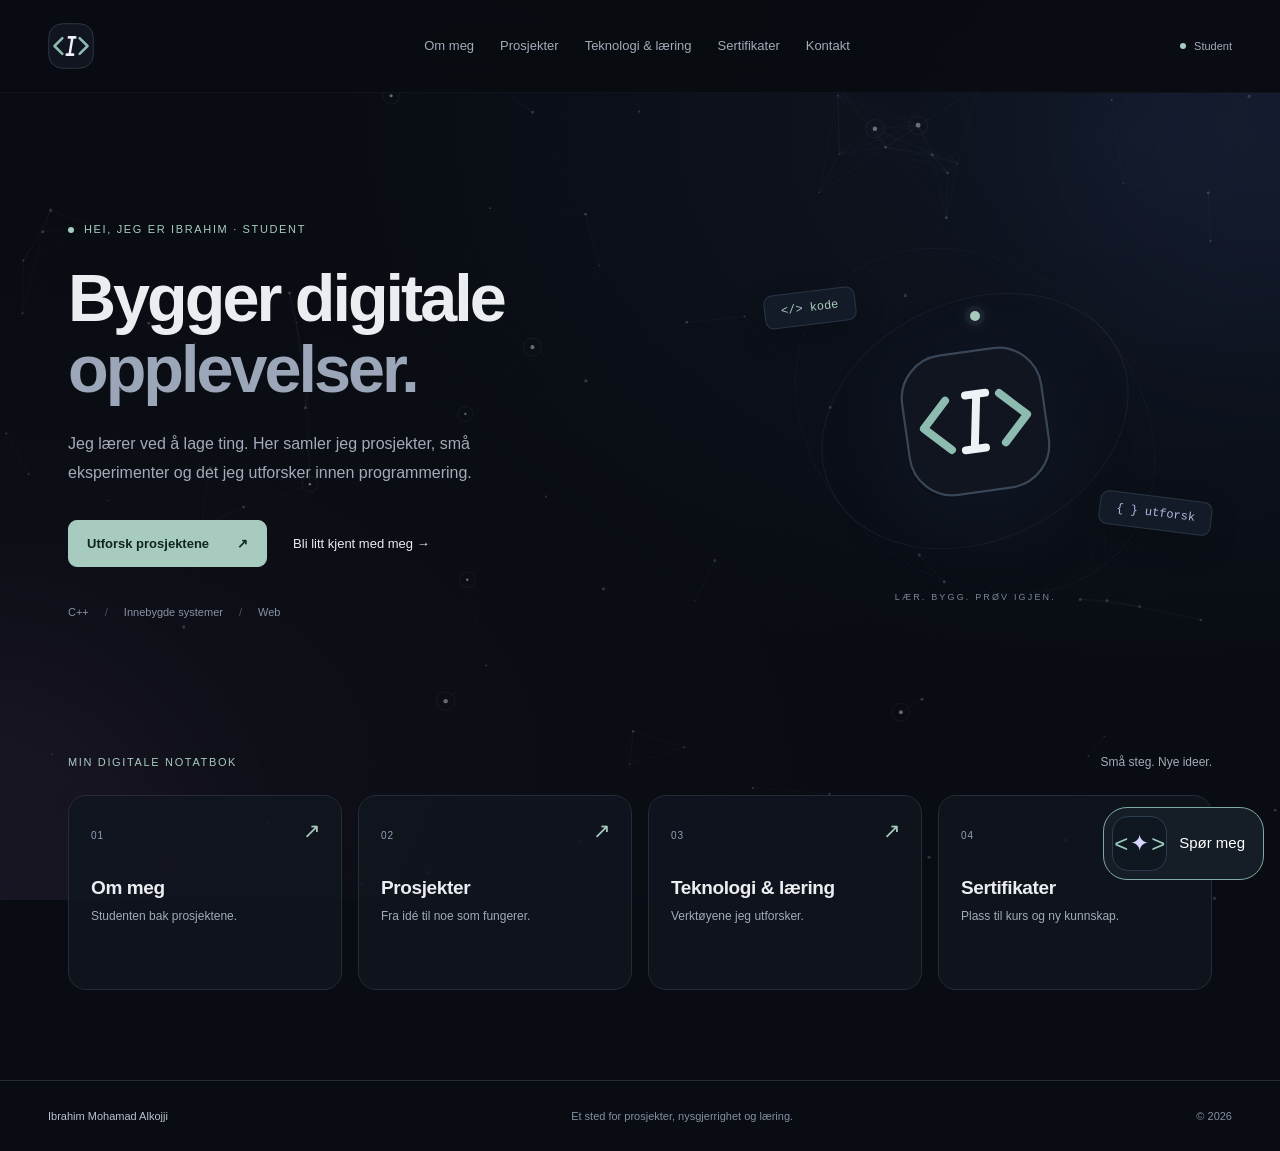
<file: index.html>
<!doctype html>
<html lang="nb">
<head>
<meta charset="utf-8">
<meta name="viewport" content="width=device-width, initial-scale=1">
<meta name="description" content="Ibrahims studentportefølje: prosjekter, programmering og læring.">
<meta name="theme-color" content="#090c12">
<title>Studentportefølje | Ibrahim</title>
<link rel="icon" href="assets/logo.svg" type="image/svg+xml">
<link rel="stylesheet" href="style.css?v=14">
<script src="script.js?v=14" defer>
</script>
</head>
<body class="index-page">
<a class="skip-link" href="#main">Hopp til innhold</a>
<div class="background" aria-hidden="true">
<canvas class="site-network">
</canvas>
<div class="orb orb1">
</div>
<div class="orb orb2">
</div>
</div>
<header class="site-header">
<nav aria-label="Hovedmeny">
<a class="logo" href="index.html" aria-label="Ibrahim – forsiden">
<img src="assets/logo.svg" width="46" height="46" alt="">
</a>
<button class="menu-toggle"
        aria-label="Åpne eller lukk menyen"
        aria-expanded="false"
        aria-controls="nav-links"
        hidden>
    <span class="menu-icon" aria-hidden="true">
        <span></span>
        <span></span>
        <span></span>
    </span>
</button>
<div class="nav-links" id="nav-links">
<a href="about.html">Om meg</a>
<a href="projects.html">Prosjekter</a>
<a href="skills.html">Teknologi & læring</a>
<a href="certificates.html">Sertifikater</a>
<a href="contact.html">Kontakt</a>
</div>
<span class="nav-note">
<i>
</i>Student</span>
</nav>
</header>
<main id="main">
<section class="hero">
<div class="hero-copy">
<p class="eyebrow">
<span class="status-dot">
</span> Hei, jeg er Ibrahim · Student</p>
<h1>Bygger digitale<br>
<span>opplevelser.</span>
</h1>
<p class="intro">Jeg lærer ved å lage ting. Her samler jeg prosjekter, små eksperimenter og det jeg utforsker innen programmering.</p>
<div class="actions">
<a class="button primary" href="projects.html">Utforsk prosjektene <span>↗</span>
</a>
<a class="text-link" href="about.html">Bli litt kjent med meg →</a>
</div>
<div class="hero-tags">
<span>C++</span>
<span>Innebygde systemer</span>
<span>Web</span>
</div>
</div>
<div class="hero-art" aria-hidden="true">
<div class="logo-orbit"><span class="orbit-dot"></span></div>
<div class="orbit orbit-one">
</div>
<div class="orbit orbit-two">
</div>
<span class="floating-tag tag-one">&lt;/&gt; kode</span>
<span class="floating-tag tag-two">{ } utforsk</span>
<img src="assets/logo.svg" width="160" height="160" alt="">
<span class="art-caption">LÆR. BYGG. PRØV IGJEN.</span>
</div>
</section>
<section class="home-section">
<div class="section-heading">
<p class="eyebrow">MIN DIGITALE NOTATBOK</p>
<span>Små steg. Nye ideer.</span>
</div>
<div class="home-grid">
<a class="home-card" href="about.html">
<span class="card-number">01</span>
<h2>Om meg</h2>
<p>Studenten bak prosjektene.</p>
<span class="card-arrow">↗</span>
</a>
<a class="home-card" href="projects.html">
<span class="card-number">02</span>
<h2>Prosjekter</h2>
<p>Fra idé til noe som fungerer.</p>
<span class="card-arrow">↗</span>
</a>
<a class="home-card" href="skills.html">
<span class="card-number">03</span>
<h2>Teknologi & læring</h2>
<p>Verktøyene jeg utforsker.</p>
<span class="card-arrow">↗</span>
</a>
<a class="home-card" href="certificates.html">
<span class="card-number">04</span>
<h2>Sertifikater</h2>
<p>Plass til kurs og ny kunnskap.</p>
<span class="card-arrow">↗</span>
</a>
</div>
</section>
</main>
<footer>
<a class="footer-name" href="index.html">Ibrahim Mohamad Alkojji</a>
<span>Et sted for prosjekter, nysgjerrighet og læring.</span>
<span>© 2026</span>
</footer>
<dialog class="media-dialog" aria-labelledby="media-title">
<div class="dialog-heading">
<h2 id="media-title">
</h2>
<button class="dialog-close" aria-label="Lukk visning">Lukk <span aria-hidden="true">×</span>
</button>
</div>
<div class="media-body">
</div>
</dialog>
<!-- =========================
     AI PORTFOLIO ASSISTANT
========================= -->

<!-- AI-vindu -->
<div class="ai-panel" id="aiPanel">
    <div class="ai-header">
        <div>
            <h2>Porteføljeassistent</h2>
            <p>Prosjekter, læring og kontakt.</p>
        </div>

        <button class="ai-close" id="aiClose" aria-label="Lukk AI-assistent">
            &times;
        </button>
    </div>

    <div class="ai-content">

        <div class="ai-message">
            Hei! Hva vil du vite om Ibrahim og prosjektene hans?
        </div>

        <div class="ai-quick-actions">
            <button class="ai-quick-btn" data-question="Vis meg prosjektene">
                Se prosjekter
            </button>

            <button class="ai-quick-btn" data-question="Hva lærer Ibrahim?">
                Hva lærer du?
            </button>

            <button class="ai-quick-btn" data-question="Hvordan kan jeg kontakte Ibrahim?">
                Kontakt
            </button>
        </div>

        <div class="ai-input-area">
            <label for="aiInput">Spør om porteføljen</label>

            <div class="ai-input-row">
                <input
                    type="text"
                    id="aiInput"
                    placeholder="Skriv spørsmålet ditt ..."
                    autocomplete="off"
                >

                <button id="aiSend" class="ai-send">
                    Send
                </button>
            </div>

            <p class="ai-status">
                Forhåndsvisning: AI er ikke koblet til ennå.
            </p>
        </div>

    </div>
</div>


<!-- Knappen nederst til høyre -->
<button
    class="ai-trigger"
    id="aiTrigger"
    aria-label="Åpne AI-assistent"
    aria-expanded="false"
>
    <span class="ai-trigger-icon">
        <span>&lt;</span>
        <span class="ai-spark">✦</span>
        <span>&gt;</span>
    </span>

    <span class="ai-trigger-text">Spør meg</span>
</button>
</body>
</html>
</file>
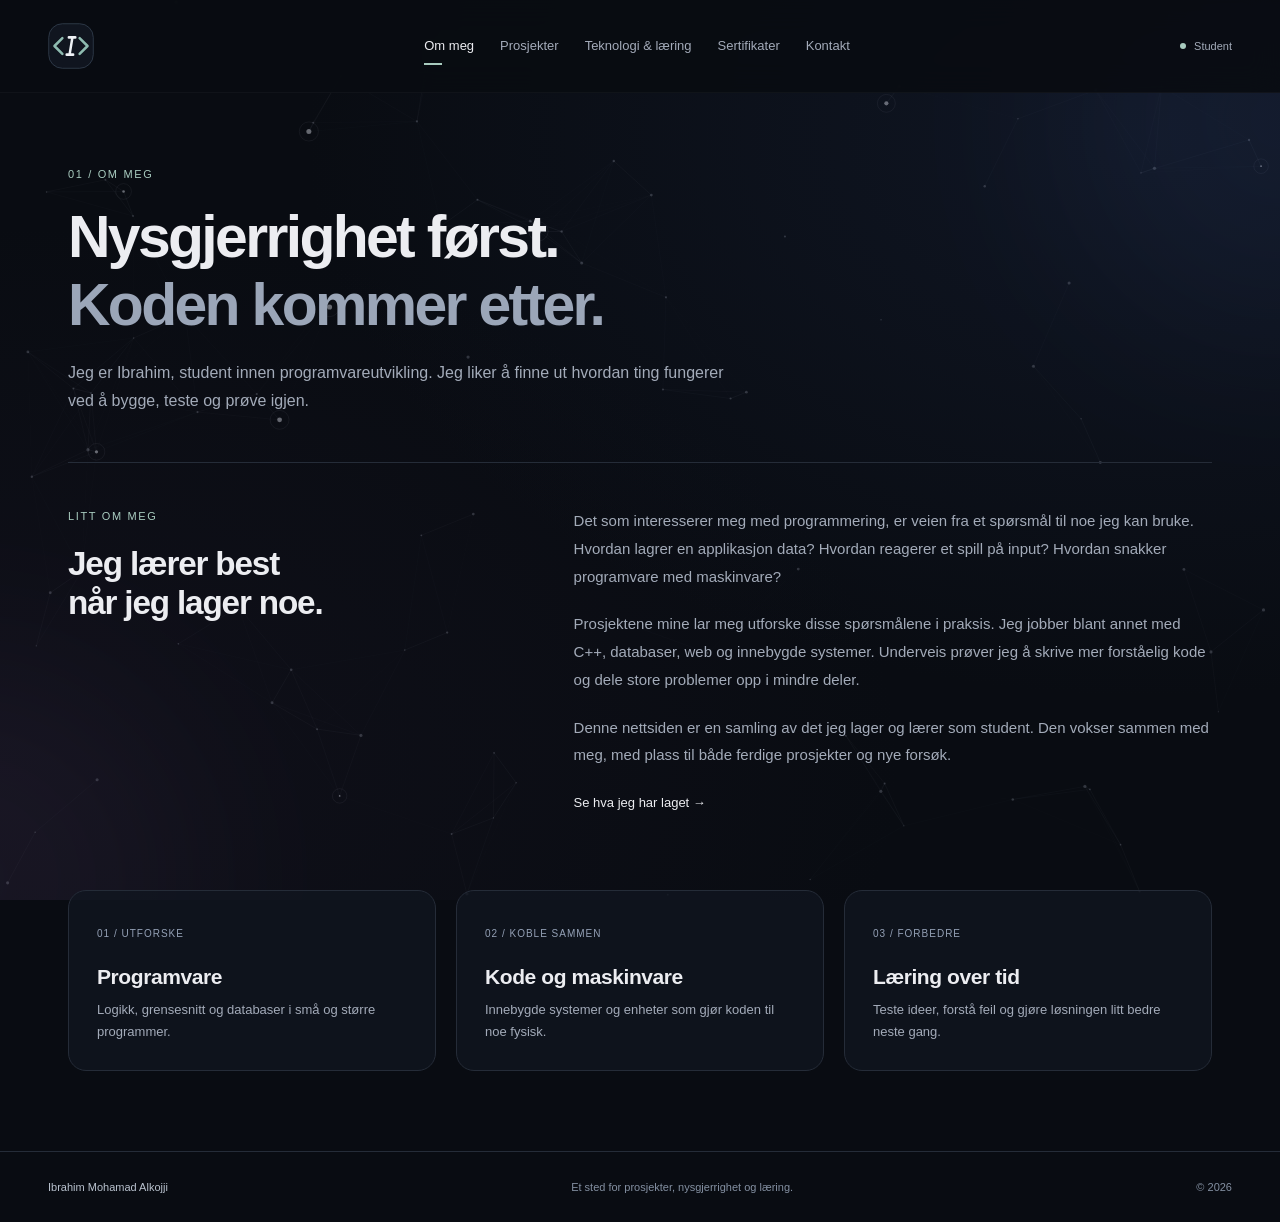
<file: about.html>
<!doctype html>
<html lang="nb">
<head>
<meta charset="utf-8">
<meta name="viewport" content="width=device-width, initial-scale=1">
<meta name="description" content="Ibrahims studentportefølje: prosjekter, programmering og læring.">
<meta name="theme-color" content="#090c12">
<title>Om meg | Ibrahim</title>
<link rel="icon" href="assets/logo.svg" type="image/svg+xml">
<link rel="stylesheet" href="style.css?v=14">
<script src="script.js?v=14" defer>
</script>
</head>
<body class="about-page">
<a class="skip-link" href="#main">Hopp til innhold</a>
<div class="background" aria-hidden="true">
<canvas class="site-network">
</canvas>
<div class="orb orb1">
</div>
<div class="orb orb2">
</div>
</div>
<header class="site-header">
<nav aria-label="Hovedmeny">
<a class="logo" href="index.html" aria-label="Ibrahim – forsiden">
<img src="assets/logo.svg" width="46" height="46" alt="">
</a>
<button class="menu-toggle"
        aria-label="Åpne eller lukk menyen"
        aria-expanded="false"
        aria-controls="nav-links"
        hidden>
    <span class="menu-icon" aria-hidden="true">
        <span></span>
        <span></span>
        <span></span>
    </span>
</button>
<div class="nav-links" id="nav-links">
<a href="about.html" aria-current="page">Om meg</a>
<a href="projects.html">Prosjekter</a>
<a href="skills.html">Teknologi & læring</a>
<a href="certificates.html">Sertifikater</a>
<a href="contact.html">Kontakt</a>
</div>
<span class="nav-note">
<i>
</i>Student</span>
</nav>
</header>
<main id="main">
<section class="page-hero">
<p class="eyebrow">01 / OM MEG</p>
<h1>Nysgjerrighet først.<br>
<span>Koden kommer etter.</span>
</h1>
<p class="intro">Jeg er Ibrahim, student innen programvareutvikling. Jeg liker å finne ut hvordan ting fungerer ved å bygge, teste og prøve igjen.</p>
</section>
<section class="about-layout section-space">
<div>
<p class="eyebrow">LITT OM MEG</p>
<h2>Jeg lærer best<br>når jeg lager noe.</h2>
</div>
<div class="prose">
<p>Det som interesserer meg med programmering, er veien fra et spørsmål til noe jeg kan bruke. Hvordan lagrer en applikasjon data? Hvordan reagerer et spill på input? Hvordan snakker programvare med maskinvare?</p>
<p>Prosjektene mine lar meg utforske disse spørsmålene i praksis. Jeg jobber blant annet med C++, databaser, web og innebygde systemer. Underveis prøver jeg å skrive mer forståelig kode og dele store problemer opp i mindre deler.</p>
<p>Denne nettsiden er en samling av det jeg lager og lærer som student. Den vokser sammen med meg, med plass til både ferdige prosjekter og nye forsøk.</p>
<a class="text-link" href="projects.html">Se hva jeg har laget →</a>
</div>
</section>
<section class="fact-grid section-space">
<article class="surface">
<span class="card-number">01 / UTFORSKE</span>
<h3>Programvare</h3>
<p>Logikk, grensesnitt og databaser i små og større programmer.</p>
</article>
<article class="surface">
<span class="card-number">02 / KOBLE SAMMEN</span>
<h3>Kode og maskinvare</h3>
<p>Innebygde systemer og enheter som gjør koden til noe fysisk.</p>
</article>
<article class="surface">
<span class="card-number">03 / FORBEDRE</span>
<h3>Læring over tid</h3>
<p>Teste ideer, forstå feil og gjøre løsningen litt bedre neste gang.</p>
</article>
</section>
</main>
<footer>
<a class="footer-name" href="index.html">Ibrahim Mohamad Alkojji</a>
<span>Et sted for prosjekter, nysgjerrighet og læring.</span>
<span>© 2026</span>
</footer>
<dialog class="media-dialog" aria-labelledby="media-title">
<div class="dialog-heading">
<h2 id="media-title">
</h2>
<button class="dialog-close" aria-label="Lukk visning">Lukk <span aria-hidden="true">×</span>
</button>
</div>
<div class="media-body">
</div>
</dialog>
</body>
</html>
</file>
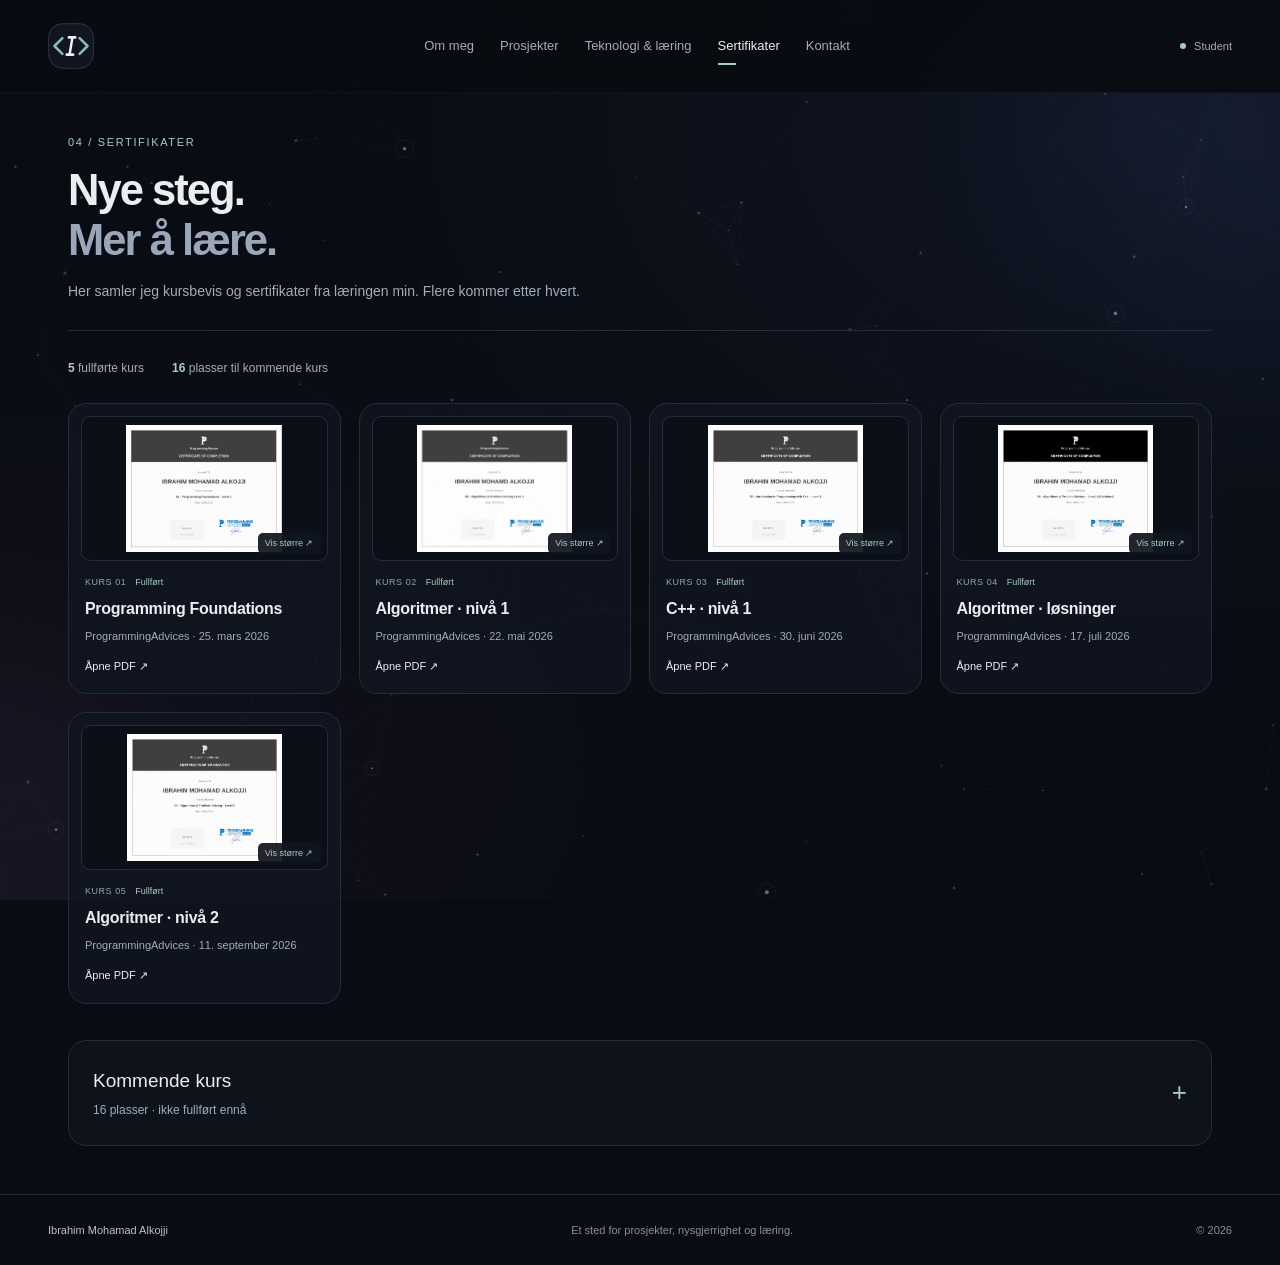
<file: certificates.html>
<!doctype html>
<html lang="nb">
<head>
    <meta charset="utf-8">
    <meta name="viewport" content="width=device-width, initial-scale=1">
    <meta name="description" content="Ibrahims studentportefølje: prosjekter, programmering og læring.">
    <meta name="theme-color" content="#090c12">

    <title>Sertifikater | Ibrahim</title>

    <link rel="icon" href="assets/logo.svg" type="image/svg+xml">
    <link rel="stylesheet" href="style.css?v=14">
    <script src="script.js?v=14" defer></script>
</head>

<body class="certificates-page">
    <a class="skip-link" href="#main">Hopp til innhold</a>

    <div class="background" aria-hidden="true">
        <canvas class="site-network"></canvas>
        <div class="orb orb1"></div>
        <div class="orb orb2"></div>
    </div>

    <header class="site-header">
        <nav aria-label="Hovedmeny">
            <a class="logo" href="index.html" aria-label="Ibrahim – forsiden">
                <img src="assets/logo.svg" width="46" height="46" alt="">
            </a>

            <button
                class="menu-toggle"
                aria-label="Åpne eller lukk menyen"
                aria-expanded="false"
                aria-controls="nav-links"
                hidden
            >
                <span class="menu-icon" aria-hidden="true">
                    <span></span>
                    <span></span>
                    <span></span>
                </span>
            </button>

            <div class="nav-links" id="nav-links">
                <a href="about.html">Om meg</a>
                <a href="projects.html">Prosjekter</a>
                <a href="skills.html">Teknologi &amp; læring</a>
                <a href="certificates.html" aria-current="page">Sertifikater</a>
                <a href="contact.html">Kontakt</a>
            </div>

            <span class="nav-note">
                <i></i> Student
            </span>
        </nav>
    </header>

    <main id="main">
        <section class="page-hero">
            <p class="eyebrow">04 / SERTIFIKATER</p>

            <h1>
                Nye steg.<br>
                <span>Mer å lære.</span>
            </h1>

            <p class="intro">
                Her samler jeg kursbevis og sertifikater fra læringen min.
                Flere kommer etter hvert.
            </p>
        </section>

        <div class="certificate-overview">
            <span><strong>5</strong> fullførte kurs</span>
            <span><strong>16</strong> plasser til kommende kurs</span>
        </div>

        <section
            class="certificate-grid section-space"
            aria-label="Fullførte sertifikater"
        >
            <!-- Kurs 01 -->
            <article class="certificate-card">
                <a
                    class="certificate-image"
                    href="assets/certificates/kurs-01.jpg"
                    data-image="assets/certificates/kurs-01.jpg"
                    data-title="Kurs 01"
                    aria-label="Vis sertifikat for kurs 01"
                >
                    <img
                        src="assets/certificates/kurs-01.jpg"
                        alt="ProgrammingAdvices: kurs 01, tildelt Ibrahim Mohamad Alkojji"
                        loading="lazy"
                    >
                    <span class="certificate-zoom">Vis større ↗</span>
                </a>

                <div class="certificate-copy">
                    <p class="card-number">
                        KURS 01
                        <span class="completed-badge">Fullført</span>
                    </p>

                    <h2>Programming Foundations</h2>
                    <p>ProgrammingAdvices · 25. mars 2026</p>

                    <a
                        class="text-link certificate-download"
                        href="assets/certificates/kurs-01.jpg"
                        target="_blank"
                        rel="noopener noreferrer"
                    >
                        Åpne PDF ↗
                    </a>
                </div>
            </article>

            <!-- Kurs 02 -->
            <article class="certificate-card">
                <a
                    class="certificate-image"
                    href="assets/certificates/kurs-02.jpg"
                    data-image="assets/certificates/kurs-02.jpg"
                    data-title="Kurs 02 – Algoritmer · nivå 1"
                    aria-label="Vis sertifikat: Algoritmer · nivå 1"
                >
                    <img
                        src="assets/certificates/kurs-02.jpg"
                        width="1500"
                        height="1226"
                        alt="ProgrammingAdvices: kurs 02, Algoritmer · nivå 1, tildelt Ibrahim Mohamad Alkojji"
                        loading="lazy"
                    >
                    <span class="certificate-zoom">Vis større ↗</span>
                </a>

                <div class="certificate-copy">
                    <p class="card-number">
                        KURS 02
                        <span class="completed-badge">Fullført</span>
                    </p>

                    <h2>Algoritmer · nivå 1</h2>
                    <p>ProgrammingAdvices · 22. mai 2026</p>

                    <a
                        class="text-link certificate-download"
                        href="assets/certificates/kurs-02.jpg"
                        target="_blank"
                        rel="noopener noreferrer"
                    >
                        Åpne PDF ↗
                    </a>
                </div>
            </article>

            <!-- Kurs 03 -->
            <article class="certificate-card">
                <a
                    class="certificate-image"
                    href="assets/certificates/kurs-03.jpg"
                    data-image="assets/certificates/kurs-03.jpg"
                    data-title="Kurs 03 – C++ · nivå 1"
                    aria-label="Vis sertifikat: C++ · nivå 1"
                >
                    <img
                        src="assets/certificates/kurs-03.jpg"
                        width="1500"
                        height="1226"
                        alt="ProgrammingAdvices: kurs 03, C++ · nivå 1, tildelt Ibrahim Mohamad Alkojji"
                        loading="lazy"
                    >
                    <span class="certificate-zoom">Vis større ↗</span>
                </a>

                <div class="certificate-copy">
                    <p class="card-number">
                        KURS 03
                        <span class="completed-badge">Fullført</span>
                    </p>

                    <h2>C++ · nivå 1</h2>
                    <p>ProgrammingAdvices · 30. juni 2026</p>

                    <a
                        class="text-link certificate-download"
                        href="assets/certificates/kurs-03.jpg"
                        target="_blank"
                        rel="noopener noreferrer"
                    >
                        Åpne PDF ↗
                    </a>
                </div>
            </article>

            <!-- Kurs 04 -->
            <article class="certificate-card">
                <a
                    class="certificate-image"
                    href="assets/certificates/kurs-04.jpg"
                    data-image="assets/certificates/kurs-04.jpg"
                    data-title="Kurs 04 – Algoritmer · løsninger"
                    aria-label="Vis sertifikat: Algoritmer · løsninger"
                >
                    <img
                        src="assets/certificates/kurs-04.jpg"
                        width="1500"
                        height="1226"
                        alt="ProgrammingAdvices: kurs 04, Algoritmer · løsninger, tildelt Ibrahim Mohamad Alkojji"
                        loading="lazy"
                    >
                    <span class="certificate-zoom">Vis større ↗</span>
                </a>

                <div class="certificate-copy">
                    <p class="card-number">
                        KURS 04
                        <span class="completed-badge">Fullført</span>
                    </p>

                    <h2>Algoritmer · løsninger</h2>
                    <p>ProgrammingAdvices · 17. juli 2026</p>

                    <a
                        class="text-link certificate-download"
                        href="assets/certificates/kurs-04.jpg"
                        target="_blank"
                        rel="noopener noreferrer"
                    >
                        Åpne PDF ↗
                    </a>
                </div>
            </article>

            <!-- Kurs 05 -->
            <article class="certificate-card">
                <a
                    class="certificate-image"
                    href="assets/certificates/kurs-05.jpg"
                    data-image="assets/certificates/kurs-05.jpg"
                    data-title="Kurs 05 – Algoritmer · nivå 2"
                    aria-label="Vis sertifikat: Algoritmer · nivå 2"
                >
                    <img
                        src="assets/certificates/kurs-05.jpg"
                        width="1500"
                        height="1226"
                        alt="ProgrammingAdvices: kurs 05, Algoritmer · nivå 2, tildelt Ibrahim Mohamad Alkojji"
                        loading="lazy"
                    >
                    <span class="certificate-zoom">Vis større ↗</span>
                </a>

                <div class="certificate-copy">
                    <p class="card-number">
                        KURS 05
                        <span class="completed-badge">Fullført</span>
                    </p>

                    <h2>Algoritmer · nivå 2</h2>
                    <p>ProgrammingAdvices · 11. september 2026</p>

                    <a
                        class="text-link certificate-download"
                        href="assets/certificates/kurs-05.jpg"
                        target="_blank"
                        rel="noopener noreferrer"
                    >
                        Åpne PDF ↗
                    </a>
                </div>
            </article>
        </section>

        <section class="upcoming-section" aria-labelledby="upcoming-title">
            <details class="upcoming-courses">
                <summary>
                    <span>
                        <strong id="upcoming-title">Kommende kurs</strong>
                        <small>16 plasser · ikke fullført ennå</small>
                    </span>
                    <span class="upcoming-toggle" aria-hidden="true">+</span>
                </summary>

                <p class="upcoming-intro">
                    Her er det plass til flere kursbevis etter hvert
                    som jeg fullfører nye kurs.
                </p>

                <div class="pending-grid">
                    <article class="pending-course">
                        <span class="pending-number">01</span>
                        <div>
                            <h3>Kommende kurs</h3>
                            <p>Ikke fullført</p>
                        </div>
                        <span class="pending-mark" aria-hidden="true">○</span>
                    </article>

                    <article class="pending-course">
                        <span class="pending-number">02</span>
                        <div>
                            <h3>Kommende kurs</h3>
                            <p>Ikke fullført</p>
                        </div>
                        <span class="pending-mark" aria-hidden="true">○</span>
                    </article>

                    <article class="pending-course">
                        <span class="pending-number">03</span>
                        <div>
                            <h3>Kommende kurs</h3>
                            <p>Ikke fullført</p>
                        </div>
                        <span class="pending-mark" aria-hidden="true">○</span>
                    </article>

                    <article class="pending-course">
                        <span class="pending-number">04</span>
                        <div>
                            <h3>Kommende kurs</h3>
                            <p>Ikke fullført</p>
                        </div>
                        <span class="pending-mark" aria-hidden="true">○</span>
                    </article>

                    <article class="pending-course">
                        <span class="pending-number">05</span>
                        <div>
                            <h3>Kommende kurs</h3>
                            <p>Ikke fullført</p>
                        </div>
                        <span class="pending-mark" aria-hidden="true">○</span>
                    </article>

                    <article class="pending-course">
                        <span class="pending-number">06</span>
                        <div>
                            <h3>Kommende kurs</h3>
                            <p>Ikke fullført</p>
                        </div>
                        <span class="pending-mark" aria-hidden="true">○</span>
                    </article>

                    <article class="pending-course">
                        <span class="pending-number">07</span>
                        <div>
                            <h3>Kommende kurs</h3>
                            <p>Ikke fullført</p>
                        </div>
                        <span class="pending-mark" aria-hidden="true">○</span>
                    </article>

                    <article class="pending-course">
                        <span class="pending-number">08</span>
                        <div>
                            <h3>Kommende kurs</h3>
                            <p>Ikke fullført</p>
                        </div>
                        <span class="pending-mark" aria-hidden="true">○</span>
                    </article>

                    <article class="pending-course">
                        <span class="pending-number">09</span>
                        <div>
                            <h3>Kommende kurs</h3>
                            <p>Ikke fullført</p>
                        </div>
                        <span class="pending-mark" aria-hidden="true">○</span>
                    </article>

                    <article class="pending-course">
                        <span class="pending-number">10</span>
                        <div>
                            <h3>Kommende kurs</h3>
                            <p>Ikke fullført</p>
                        </div>
                        <span class="pending-mark" aria-hidden="true">○</span>
                    </article>

                    <article class="pending-course">
                        <span class="pending-number">11</span>
                        <div>
                            <h3>Kommende kurs</h3>
                            <p>Ikke fullført</p>
                        </div>
                        <span class="pending-mark" aria-hidden="true">○</span>
                    </article>

                    <article class="pending-course">
                        <span class="pending-number">12</span>
                        <div>
                            <h3>Kommende kurs</h3>
                            <p>Ikke fullført</p>
                        </div>
                        <span class="pending-mark" aria-hidden="true">○</span>
                    </article>

                    <article class="pending-course">
                        <span class="pending-number">13</span>
                        <div>
                            <h3>Kommende kurs</h3>
                            <p>Ikke fullført</p>
                        </div>
                        <span class="pending-mark" aria-hidden="true">○</span>
                    </article>

                    <article class="pending-course">
                        <span class="pending-number">14</span>
                        <div>
                            <h3>Kommende kurs</h3>
                            <p>Ikke fullført</p>
                        </div>
                        <span class="pending-mark" aria-hidden="true">○</span>
                    </article>

                    <article class="pending-course">
                        <span class="pending-number">15</span>
                        <div>
                            <h3>Kommende kurs</h3>
                            <p>Ikke fullført</p>
                        </div>
                        <span class="pending-mark" aria-hidden="true">○</span>
                    </article>

                    <article class="pending-course">
                        <span class="pending-number">16</span>
                        <div>
                            <h3>Kommende kurs</h3>
                            <p>Ikke fullført</p>
                        </div>
                        <span class="pending-mark" aria-hidden="true">○</span>
                    </article>
                </div>
            </details>
        </section>
    </main>

    <footer>
        <a class="footer-name" href="index.html">
            Ibrahim Mohamad Alkojji
        </a>
        <span>Et sted for prosjekter, nysgjerrighet og læring.</span>
        <span>© 2026</span>
    </footer>

    <dialog class="media-dialog" aria-labelledby="media-title">
        <div class="dialog-heading">
            <h2 id="media-title"></h2>

            <button class="dialog-close" aria-label="Lukk visning">
                Lukk <span aria-hidden="true">×</span>
            </button>
        </div>

        <div class="media-body"></div>
    </dialog>
</body>
</html>
</file>
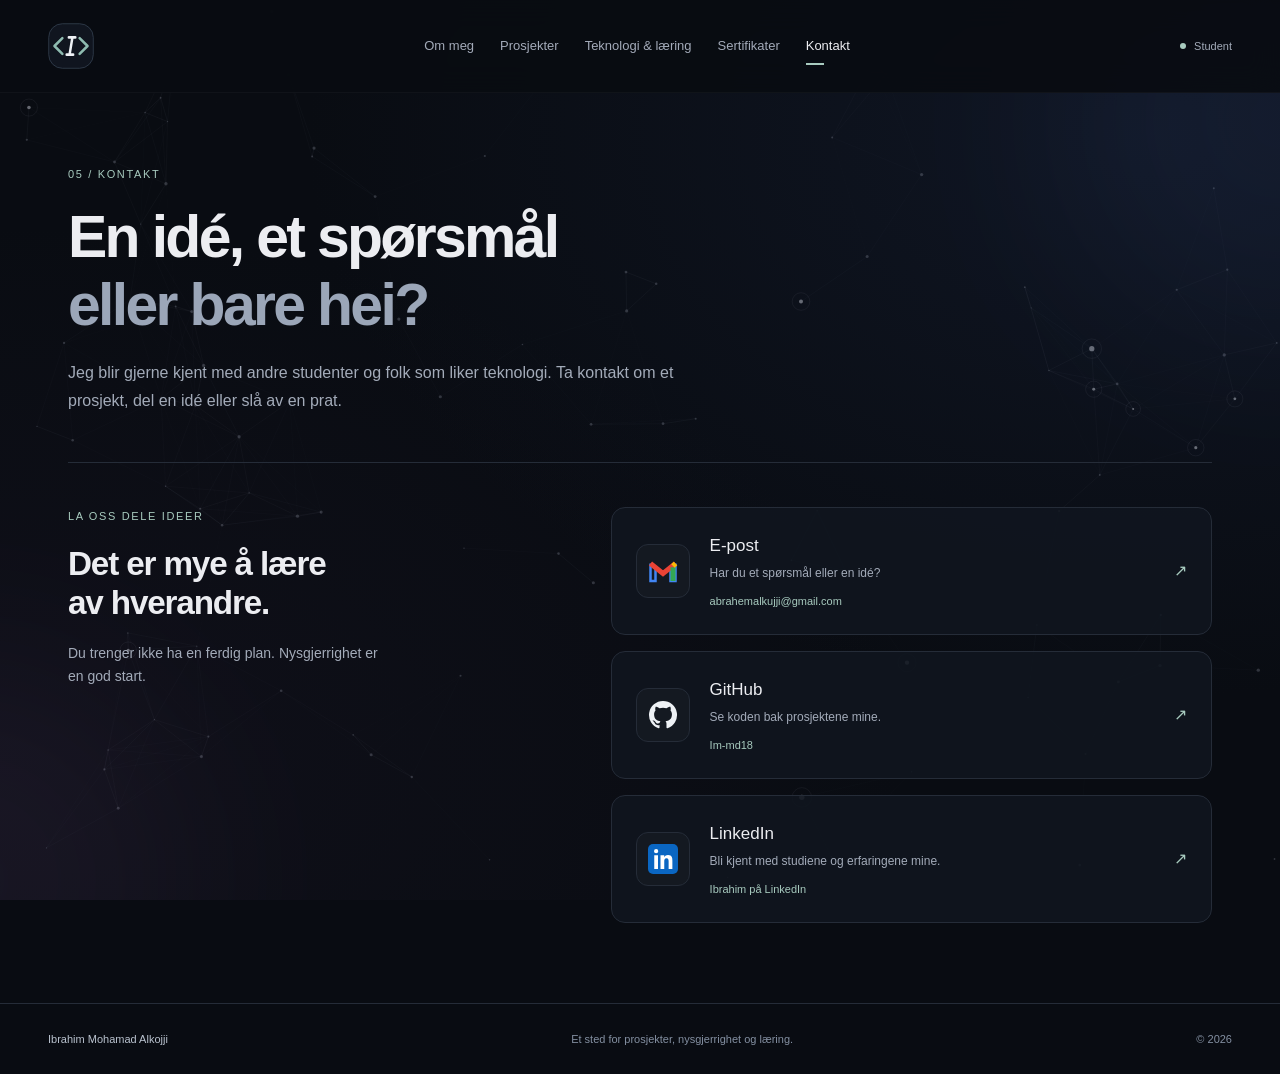
<file: contact.html>
<!doctype html>
<html lang="nb">
<head>
<meta charset="utf-8">
<meta name="viewport" content="width=device-width, initial-scale=1">
<meta name="description" content="Ibrahims studentportefølje: prosjekter, programmering og læring.">
<meta name="theme-color" content="#090c12">
<title>Kontakt | Ibrahim</title>
<link rel="icon" href="assets/logo.svg" type="image/svg+xml">
<link rel="stylesheet" href="style.css?v=14">
<script src="script.js?v=14" defer>
</script>
</head>
<body class="contact-page">
<a class="skip-link" href="#main">Hopp til innhold</a>
<div class="background" aria-hidden="true">
<canvas class="site-network">
</canvas>
<div class="orb orb1">
</div>
<div class="orb orb2">
</div>
</div>
<header class="site-header">
<nav aria-label="Hovedmeny">
<a class="logo" href="index.html" aria-label="Ibrahim – forsiden">
<img src="assets/logo.svg" width="46" height="46" alt="">
</a>
<button class="menu-toggle"
        aria-label="Åpne eller lukk menyen"
        aria-expanded="false"
        aria-controls="nav-links"
        hidden>
    <span class="menu-icon" aria-hidden="true">
        <span></span>
        <span></span>
        <span></span>
    </span>
</button>
<div class="nav-links" id="nav-links">
<a href="about.html">Om meg</a>
<a href="projects.html">Prosjekter</a>
<a href="skills.html">Teknologi & læring</a>
<a href="certificates.html">Sertifikater</a>
<a href="contact.html" aria-current="page">Kontakt</a>
</div>
<span class="nav-note">
<i>
</i>Student</span>
</nav>
</header>
<main id="main">
<section class="page-hero">
<p class="eyebrow">05 / KONTAKT</p>
<h1>En idé, et spørsmål<br>
<span>eller bare hei?</span>
</h1>
<p class="intro">Jeg blir gjerne kjent med andre studenter og folk som liker teknologi. Ta kontakt om et prosjekt, del en idé eller slå av en prat.</p>
</section>
<section class="contact-layout section-space">
<div class="contact-note">
<p class="eyebrow">LA OSS DELE IDEER</p>
<h2>Det er mye å lære<br>av hverandre.</h2>
<p>Du trenger ikke ha en ferdig plan. Nysgjerrighet er en god start.</p>
</div>
<div class="contact-list">
<a class="contact-card" href="mailto:abrahemalkujji@gmail.com">
<span class="contact-icon">
<img src="assets/icons/gmail.svg" width="30" height="30" alt="">
</span>
<span class="contact-copy">
<strong>E-post</strong>
<span>Har du et spørsmål eller en idé?</span>
<small>abrahemalkujji@gmail.com</small>
</span>
<span aria-hidden="true">↗</span>
</a>
<a class="contact-card" href="https://github.com/Im-md18" target="_blank" rel="noopener noreferrer">
<span class="contact-icon">
<img src="assets/icons/github.svg" width="30" height="30" alt="">
</span>
<span class="contact-copy">
<strong>GitHub</strong>
<span>Se koden bak prosjektene mine.</span>
<small>Im-md18</small>
</span>
<span aria-hidden="true">↗</span>
</a>
<a class="contact-card" href="https://www.linkedin.com/in/im-md18/" target="_blank" rel="noopener noreferrer">
<span class="contact-icon">
<img src="assets/icons/linkedin.svg" width="30" height="30" alt="">
</span>
<span class="contact-copy">
<strong>LinkedIn</strong>
<span>Bli kjent med studiene og erfaringene mine.</span>
<small>Ibrahim på LinkedIn</small>
</span>
<span aria-hidden="true">↗</span>
</a>
</div>
</section>
</main>
<footer>
<a class="footer-name" href="index.html">Ibrahim Mohamad Alkojji</a>
<span>Et sted for prosjekter, nysgjerrighet og læring.</span>
<span>© 2026</span>
</footer>
<dialog class="media-dialog" aria-labelledby="media-title">
<div class="dialog-heading">
<h2 id="media-title">
</h2>
<button class="dialog-close" aria-label="Lukk visning">Lukk <span aria-hidden="true">×</span>
</button>
</div>
<div class="media-body">
</div>
</dialog>
</body>
</html>
</file>
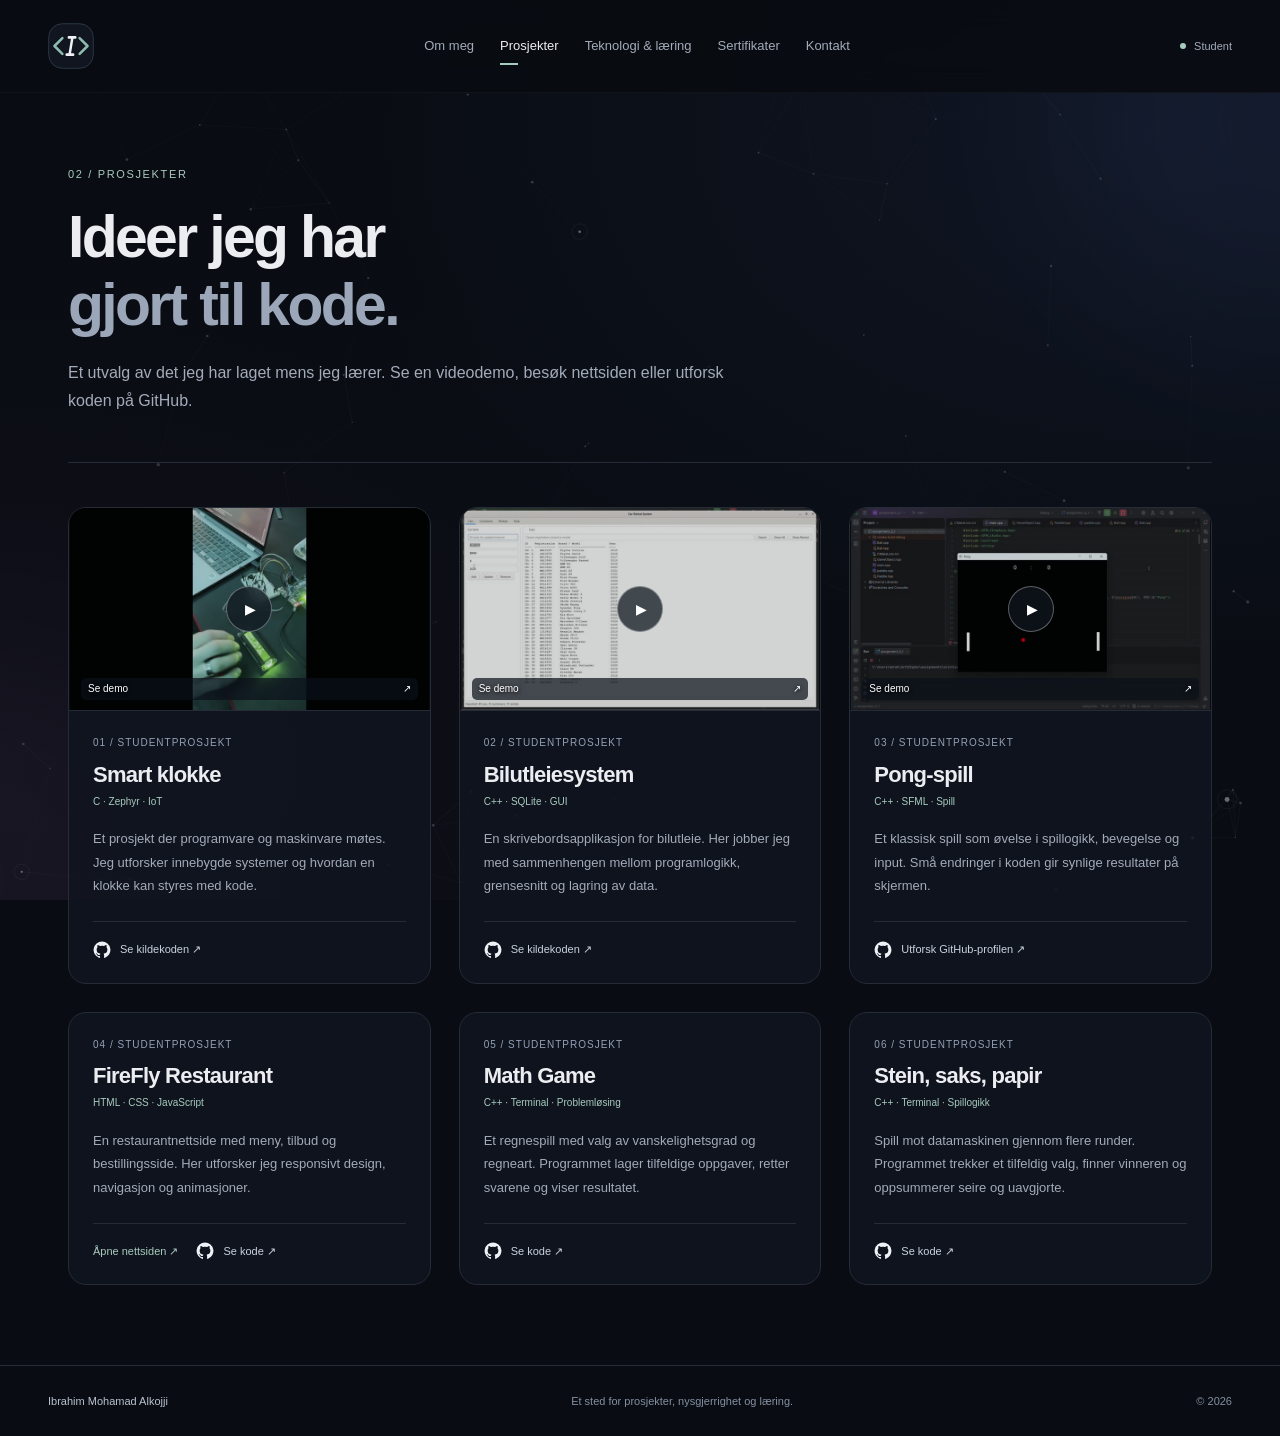
<file: projects.html>
<!doctype html>
<html lang="nb">
<head>
<meta charset="utf-8">
<meta name="viewport" content="width=device-width, initial-scale=1">
<meta name="description" content="Ibrahims studentportefølje: prosjekter, programmering og læring.">
<meta name="theme-color" content="#090c12">
<title>Prosjekter | Ibrahim</title>
<link rel="icon" href="assets/logo.svg" type="image/svg+xml">
<link rel="stylesheet" href="style.css?v=14">
<script src="script.js?v=14" defer>
</script>
</head>
<body class="projects-page">
<a class="skip-link" href="#main">Hopp til innhold</a>
<div class="background" aria-hidden="true">
<canvas class="site-network">
</canvas>
<div class="orb orb1">
</div>
<div class="orb orb2">
</div>
</div>
<header class="site-header">
<nav aria-label="Hovedmeny">
<a class="logo" href="index.html" aria-label="Ibrahim – forsiden">
<img src="assets/logo.svg" width="46" height="46" alt="">
</a>
<button class="menu-toggle"
        aria-label="Åpne eller lukk menyen"
        aria-expanded="false"
        aria-controls="nav-links"
        hidden>
    <span class="menu-icon" aria-hidden="true">
        <span></span>
        <span></span>
        <span></span>
    </span>
</button>
<div class="nav-links" id="nav-links">
<a href="about.html">Om meg</a>
<a href="projects.html" aria-current="page">Prosjekter</a>
<a href="skills.html">Teknologi & læring</a>
<a href="certificates.html">Sertifikater</a>
<a href="contact.html">Kontakt</a>
</div>
<span class="nav-note">
<i>
</i>Student</span>
</nav>
</header>
<main id="main">
<section class="page-hero">
<p class="eyebrow">02 / PROSJEKTER</p>
<h1>Ideer jeg har<br>
<span>gjort til kode.</span>
</h1>
<p class="intro">Et utvalg av det jeg har laget mens jeg lærer. Se en videodemo, besøk nettsiden eller utforsk koden på GitHub.</p>
</section>
<section class="project-grid section-space" aria-label="Studentprosjekter">
<article class="project-card" id="smart-clock">
<a class="video-preview" href="Videoene/smart-clock.mp4" data-video="Videoene/smart-clock.mp4" data-title="Smart klokke" aria-label="Spill av demo: Smart klokke">
<img src="assets/posters/smart-clock.jpg" width="800" height="450" alt="Forhåndsvisning av Smart klokke" loading="lazy">
<span class="play-button" aria-hidden="true">▶</span>
<span class="preview-label">Se demo <span>↗</span>
</span>
</a>
<div class="project-copy">
<p class="card-number">01 / STUDENTPROSJEKT</p>
<h2>Smart klokke</h2>
<p class="tech-label">C · Zephyr · IoT</p>
<p>Et prosjekt der programvare og maskinvare møtes. Jeg utforsker innebygde systemer og hvordan en klokke kan styres med kode.</p>
<a class="repo-link" href="https://github.com/Im-md18/Smart-clock" target="_blank" rel="noopener noreferrer">
<img src="assets/icons/github.svg" width="18" height="18" alt="">Se kildekoden ↗</a>
</div>
</article>
<article class="project-card" id="car-rental-system">
<a class="video-preview" href="Videoene/car-rental-system.mp4" data-video="Videoene/car-rental-system.mp4" data-title="Bilutleiesystem" aria-label="Spill av demo: Bilutleiesystem">
<img src="assets/posters/car-rental-system.jpg" width="800" height="450" alt="Forhåndsvisning av Bilutleiesystem" loading="lazy">
<span class="play-button" aria-hidden="true">▶</span>
<span class="preview-label">Se demo <span>↗</span>
</span>
</a>
<div class="project-copy">
<p class="card-number">02 / STUDENTPROSJEKT</p>
<h2>Bilutleiesystem</h2>
<p class="tech-label">C++ · SQLite · GUI</p>
<p>En skrivebordsapplikasjon for bilutleie. Her jobber jeg med sammenhengen mellom programlogikk, grensesnitt og lagring av data.</p>
<a class="repo-link" href="https://github.com/Im-md18/Car_rental_system" target="_blank" rel="noopener noreferrer">
<img src="assets/icons/github.svg" width="18" height="18" alt="">Se kildekoden ↗</a>
</div>
</article>
<article class="project-card" id="pong-game">
<a class="video-preview" href="Videoene/pong-game.mp4" data-video="Videoene/pong-game.mp4" data-title="Pong-spill" aria-label="Spill av demo: Pong-spill">
<img src="assets/posters/pong-game.jpg" width="800" height="450" alt="Forhåndsvisning av Pong-spill" loading="lazy">
<span class="play-button" aria-hidden="true">▶</span>
<span class="preview-label">Se demo <span>↗</span>
</span>
</a>
<div class="project-copy">
<p class="card-number">03 / STUDENTPROSJEKT</p>
<h2>Pong-spill</h2>
<p class="tech-label">C++ · SFML · Spill</p>
<p>Et klassisk spill som øvelse i spillogikk, bevegelse og input. Små endringer i koden gir synlige resultater på skjermen.</p>
<a class="repo-link" href="https://github.com/Im-md18?tab=repositories" target="_blank" rel="noopener noreferrer">
<img src="assets/icons/github.svg" width="18" height="18" alt="">Utforsk GitHub-profilen ↗</a>
</div>
</article>
<!-- Prosjekt 04: FireFly Restaurant – uten video -->
<article class="project-card" id="firefly">
    <div class="project-copy">
        <p class="card-number">04 / STUDENTPROSJEKT</p>
        <h2>FireFly Restaurant</h2>
        <p class="tech-label">HTML · CSS · JavaScript</p>
        <p>En restaurantnettside med meny, tilbud og bestillingsside. Her utforsker jeg responsivt design, navigasjon og animasjoner.</p>
        <div class="project-actions">
            <a class="project-site-link" href="https://fireflygirmstad.netlify.app/" target="_blank" rel="noopener noreferrer">Åpne nettsiden ↗</a>
<a class="repo-link" href="https://github.com/Im-md18/restaurant-website" target="_blank" rel="noopener noreferrer"><img src="assets/icons/github.svg" width="18" height="18" alt="">Se kode ↗</a>
        </div>
    </div>
</article>
<!-- Prosjekt 05: Math Game – uten video -->
<article class="project-card" id="math-game">
    <div class="project-copy">
        <p class="card-number">05 / STUDENTPROSJEKT</p>
        <h2>Math Game</h2>
        <p class="tech-label">C++ · Terminal · Problemløsing</p>
        <p>Et regnespill med valg av vanskelighetsgrad og regneart. Programmet lager tilfeldige oppgaver, retter svarene og viser resultatet.</p>
        <div class="project-actions">
            <a class="repo-link" href="https://github.com/Im-md18/Math-game-Game" target="_blank" rel="noopener noreferrer"><img src="assets/icons/github.svg" width="18" height="18" alt="">Se kode ↗</a>
        </div>
    </div>
</article>
<!-- Prosjekt 06: Stein, saks, papir – uten video -->
<article class="project-card" id="stone-paper-scissors">
    <div class="project-copy">
        <p class="card-number">06 / STUDENTPROSJEKT</p>
        <h2>Stein, saks, papir</h2>
        <p class="tech-label">C++ · Terminal · Spillogikk</p>
        <p>Spill mot datamaskinen gjennom flere runder. Programmet trekker et tilfeldig valg, finner vinneren og oppsummerer seire og uavgjorte.</p>
        <div class="project-actions">
            <a class="repo-link" href="https://github.com/Im-md18/Stone_paper_scissor-game" target="_blank" rel="noopener noreferrer"><img src="assets/icons/github.svg" width="18" height="18" alt="">Se kode ↗</a>
        </div>
    </div>
</article>
</section>
</main>
<footer>
<a class="footer-name" href="index.html">Ibrahim Mohamad Alkojji</a>
<span>Et sted for prosjekter, nysgjerrighet og læring.</span>
<span>© 2026</span>
</footer>
<dialog class="media-dialog" aria-labelledby="media-title">
<div class="dialog-heading">
<h2 id="media-title">
</h2>
<button class="dialog-close" aria-label="Lukk visning">Lukk <span aria-hidden="true">×</span>
</button>
</div>
<div class="media-body">
</div>
</dialog>
</body>
</html>
</file>
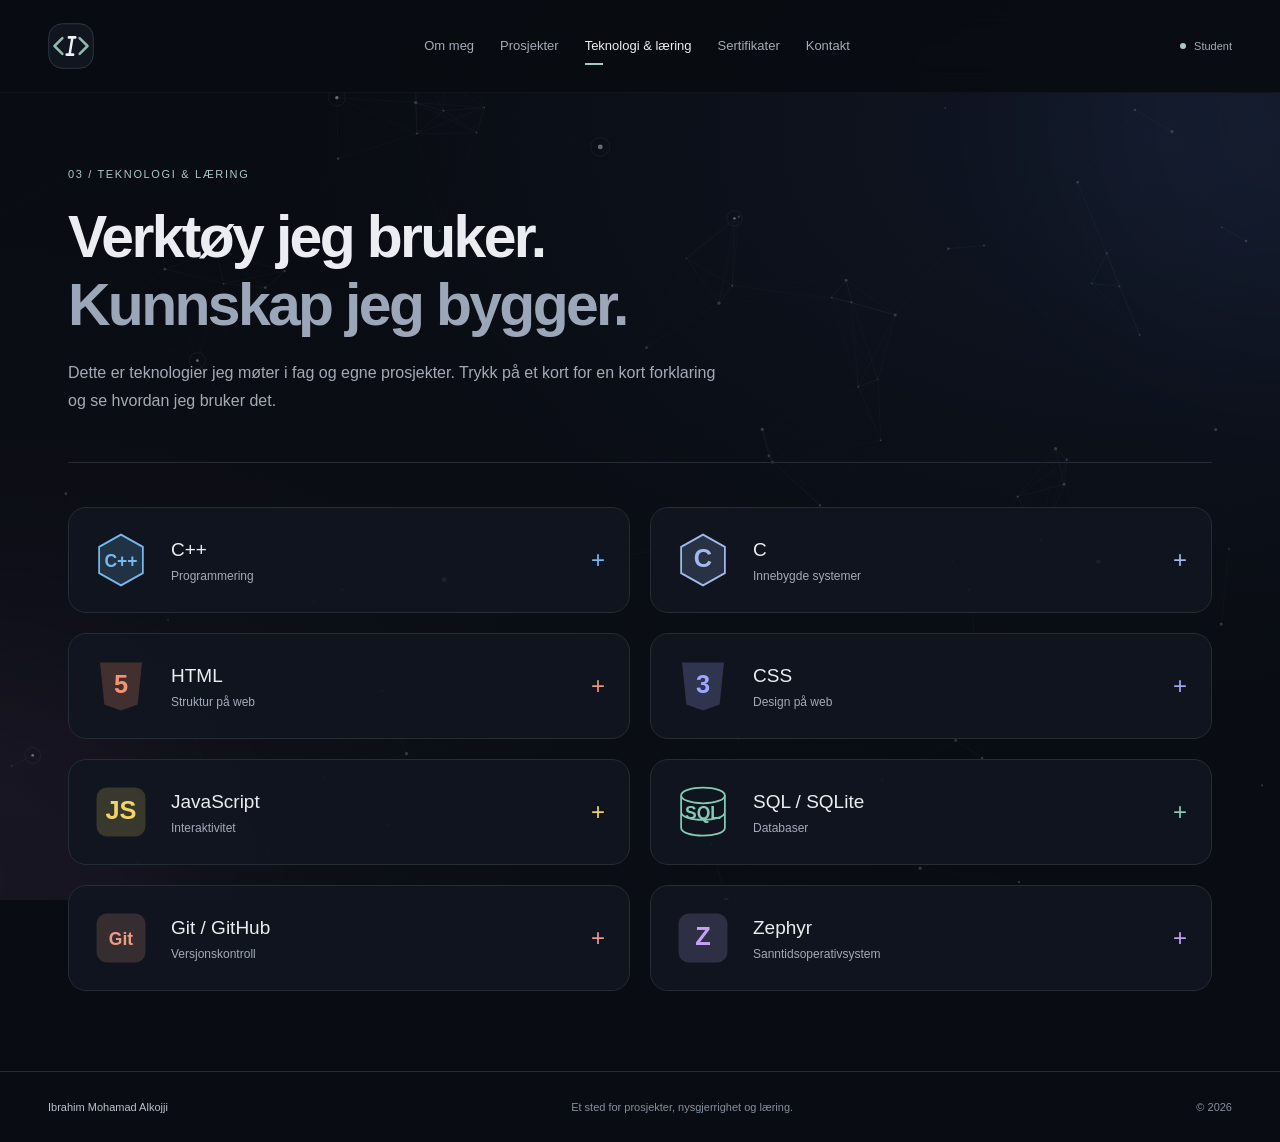
<file: skills.html>
<!doctype html>
<html lang="nb">
<head>
<meta charset="utf-8">
<meta name="viewport" content="width=device-width, initial-scale=1">
<meta name="description" content="Ibrahims studentportefølje: prosjekter, programmering og læring.">
<meta name="theme-color" content="#090c12">
<title>Teknologi & læring | Ibrahim</title>
<link rel="icon" href="assets/logo.svg" type="image/svg+xml">
<link rel="stylesheet" href="style.css?v=14">
<script src="script.js?v=14" defer>
</script>
</head>
<body class="skills-page">
<a class="skip-link" href="#main">Hopp til innhold</a>
<div class="background" aria-hidden="true">
<canvas class="site-network">
</canvas>
<div class="orb orb1">
</div>
<div class="orb orb2">
</div>
</div>
<header class="site-header">
<nav aria-label="Hovedmeny">
<a class="logo" href="index.html" aria-label="Ibrahim – forsiden">
<img src="assets/logo.svg" width="46" height="46" alt="">
</a>
<button class="menu-toggle"
        aria-label="Åpne eller lukk menyen"
        aria-expanded="false"
        aria-controls="nav-links"
        hidden>
    <span class="menu-icon" aria-hidden="true">
        <span></span>
        <span></span>
        <span></span>
    </span>
</button>
<div class="nav-links" id="nav-links">
<a href="about.html">Om meg</a>
<a href="projects.html">Prosjekter</a>
<a href="skills.html" aria-current="page">Teknologi & læring</a>
<a href="certificates.html">Sertifikater</a>
<a href="contact.html">Kontakt</a>
</div>
<span class="nav-note">
<i>
</i>Student</span>
</nav>
</header>
<main id="main">
<section class="page-hero">
<p class="eyebrow">03 / TEKNOLOGI & LÆRING</p>
<h1>Verktøy jeg bruker.<br>
<span>Kunnskap jeg bygger.</span>
</h1>
<p class="intro">Dette er teknologier jeg møter i fag og egne prosjekter. Trykk på et kort for en kort forklaring og se hvordan jeg bruker det.</p>
</section>
<section class="tech-grid section-space" aria-label="Teknologier">
<details class="tech-card" style="--tech:#76b9ed">
<summary>
<img src="assets/icons/cpp.svg" width="56" height="56" alt="">
<span>
<strong>C++</strong>
<small>Programmering</small>
</span>
<span class="expand" aria-hidden="true">+</span>
</summary>
<div class="tech-detail">
<p>Et språk for å bygge blant annet applikasjoner og spill, med kontroll over hvordan programmet bruker minne og ressurser.</p>
<p>Jeg bruker C++ i bilutleiesystemet og Pong-spillet.</p>
<a class="text-link" href="projects.html#car-rental-system">Se relatert prosjekt →</a>
</div>
</details>
<details class="tech-card" style="--tech:#a1b9eb">
<summary>
<img src="assets/icons/c.svg" width="56" height="56" alt="">
<span>
<strong>C</strong>
<small>Innebygde systemer</small>
</span>
<span class="expand" aria-hidden="true">+</span>
</summary>
<div class="tech-detail">
<p>Et språk som ofte brukes tett på maskinvaren, der kontroll over minne og ressurser er viktig.</p>
<p>Jeg utforsker C gjennom prosjektet med smartklokken.</p>
<a class="text-link" href="projects.html#smart-clock">Se relatert prosjekt →</a>
</div>
</details>
<details class="tech-card" style="--tech:#f59371">
<summary>
<img src="assets/icons/html.svg" width="56" height="56" alt="">
<span>
<strong>HTML</strong>
<small>Struktur på web</small>
</span>
<span class="expand" aria-hidden="true">+</span>
</summary>
<div class="tech-detail">
<p>HTML beskriver innholdet på en nettside, som overskrifter, lenker, bilder og skjemaer.</p>
<p>Jeg bruker HTML til strukturen på denne porteføljen.</p>
<a class="text-link" href="https://github.com/Im-md18" target="_blank" rel="noopener noreferrer">Se GitHub-profilen ↗</a>
</div>
</details>
<details class="tech-card" style="--tech:#a0a6ff">
<summary>
<img src="assets/icons/css.svg" width="56" height="56" alt="">
<span>
<strong>CSS</strong>
<small>Design på web</small>
</span>
<span class="expand" aria-hidden="true">+</span>
</summary>
<div class="tech-detail">
<p>CSS bestemmer hvordan innholdet ser ut og tilpasser seg ulike skjermstørrelser.</p>
<p>Jeg bruker CSS til layout, farger og animasjoner på nettsiden.</p>
<a class="text-link" href="https://github.com/Im-md18" target="_blank" rel="noopener noreferrer">Se GitHub-profilen ↗</a>
</div>
</details>
<details class="tech-card" style="--tech:#f1d46c">
<summary>
<img src="assets/icons/js.svg" width="56" height="56" alt="">
<span>
<strong>JavaScript</strong>
<small>Interaktivitet</small>
</span>
<span class="expand" aria-hidden="true">+</span>
</summary>
<div class="tech-detail">
<p>JavaScript lar nettsider reagere på handlinger, endre innhold og åpne interaktive visninger.</p>
<p>Her brukes det blant annet til videovisning og bakgrunnsanimasjon.</p>
<a class="text-link" href="https://github.com/Im-md18" target="_blank" rel="noopener noreferrer">Se GitHub-profilen ↗</a>
</div>
</details>
<details class="tech-card" style="--tech:#84cbb5">
<summary>
<img src="assets/icons/sql.svg" width="56" height="56" alt="">
<span>
<strong>SQL / SQLite</strong>
<small>Databaser</small>
</span>
<span class="expand" aria-hidden="true">+</span>
</summary>
<div class="tech-detail">
<p>SQL brukes til å hente og endre data. SQLite er en database som lagres i en fil og kan bygges inn i en applikasjon.</p>
<p>Jeg bruker SQLite i bilutleiesystemet.</p>
<a class="text-link" href="projects.html#car-rental-system">Se relatert prosjekt →</a>
</div>
</details>
<details class="tech-card" style="--tech:#ee9a85">
<summary>
<img src="assets/icons/git.svg" width="56" height="56" alt="">
<span>
<strong>Git / GitHub</strong>
<small>Versjonskontroll</small>
</span>
<span class="expand" aria-hidden="true">+</span>
</summary>
<div class="tech-detail">
<p>Git holder orden på endringer i kode. GitHub gjør det mulig å samle kodearkiver og samarbeide på nettet.</p>
<p>Jeg bruker Git og GitHub til å ta vare på og dele prosjektene mine.</p>
<a class="text-link" href="https://github.com/Im-md18" target="_blank" rel="noopener noreferrer">Se GitHub-profilen ↗</a>
</div>
</details>
<details class="tech-card" style="--tech:#c4a2f4">
<summary>
<img src="assets/icons/zephyr.svg" width="56" height="56" alt="">
<span>
<strong>Zephyr</strong>
<small>Sanntidsoperativsystem</small>
</span>
<span class="expand" aria-hidden="true">+</span>
</summary>
<div class="tech-detail">
<p>Zephyr er et operativsystem for innebygde enheter. Det hjelper med oppgaver som må håndteres på en forutsigbar måte.</p>
<p>Jeg utforsker Zephyr i prosjektet med smartklokken.</p>
<a class="text-link" href="projects.html#smart-clock">Se relatert prosjekt →</a>
</div>
</details>
</section>
</main>
<footer>
<a class="footer-name" href="index.html">Ibrahim Mohamad Alkojji</a>
<span>Et sted for prosjekter, nysgjerrighet og læring.</span>
<span>© 2026</span>
</footer>
<dialog class="media-dialog" aria-labelledby="media-title">
<div class="dialog-heading">
<h2 id="media-title">
</h2>
<button class="dialog-close" aria-label="Lukk visning">Lukk <span aria-hidden="true">×</span>
</button>
</div>
<div class="media-body">
</div>
</dialog>
</body>
</html>
</file>
<file: style.css>
:root {
    color-scheme:dark;
    --bg:#090c12;
    --panel:#111620;
    --text:#ecedf1;
    --muted:#a3abb9;
    --accent:#a8cbbf;
    --line:#252c38;
    --radius:18px
}
* {
    box-sizing:border-box
}
html {
    scroll-behavior:smooth;
    scroll-padding-top:110px
}
body {
    margin:0;
    color:var(--text);
    background:var(--bg);
    font-family:Inter,"Segoe UI",Arial,sans-serif;
    font-size:16px;
    line-height:1.65;
    isolation:isolate
}
body.modal-open {
    overflow:hidden
}
a {
    color:inherit;
    text-decoration:none
}
button {
    font:inherit;
    color:inherit;
    cursor:pointer
}
a,button,summary {
    -webkit-tap-highlight-color:transparent
}
a:focus-visible,button:focus-visible,summary:focus-visible {
    outline:2px solid var(--accent);
    outline-offset:6px
}
img {
    display:block;
    max-width:100%
}
h1,h2,h3,p {
    margin:0
}
h1,h2,h3 {
    line-height:1.15;
    font-weight:600
}
h1 {
    font-size:clamp(35px,4.6vw,64px);
    letter-spacing:-.045em
}
h1 span {
    color:#9ba6b8
}
h2 {
    font-size:clamp(25px,2.6vw,34px);
    letter-spacing:-.035em
}
h3 {
    font-size:21px;
    letter-spacing:-.02em
}
p {
    color:var(--muted)
}
main {
    max-width:1240px;
    margin:0 auto;
    padding:0 48px;
    min-height:calc(100vh - 205px)
}
.background {
    position:fixed;
    inset:0;
    z-index:-1;
    pointer-events:none;
    overflow:hidden;
    background:radial-gradient(ellipse at 90% 15%,#19243d66,transparent 52%),radial-gradient(ellipse at 0 85%,#2b1f3833,transparent 50%),var(--bg)
}
.site-network {
    width:100%;
    height:100%;
    opacity:.6
}
.orb {
    position:absolute;
    width:440px;
    height:440px;
    border-radius:50%;
    filter:blur(100px);
    opacity:.08
}
.orb1 {
    background:#5276ca;
    right:-220px;
    top:-100px
}
.orb2 {
    background:#8f6aa8;
    left:-250px;
    bottom:-200px
}
.site-header {
    position:sticky;
    top:0;
    z-index:20;
    border-bottom:1px solid #ffffff08;
    background:#090c12ed;
    backdrop-filter:blur(15px)
}
nav {
    max-width:1370px;
    margin:auto;
    min-height:92px;
    padding:18px 48px;
    display:flex;
    align-items:center;
    gap:30px
}
.logo {
    flex-shrink:0;
    transition:transform .25s
}
.logo:hover {
    transform:rotate(-6deg)
}
.logo img {
    width:46px;
    height:46px
}
.nav-links {
    display:flex;
    align-items:center;
    justify-content:center;
    gap:26px;
    margin:auto
}
.nav-links a {
    font-size:13px;
    color:var(--muted);
    padding:8px 0;
    position:relative;
    white-space:nowrap
}
.nav-links a:hover,.nav-links a[aria-current] {
    color:var(--text)
}
.nav-links a[aria-current]:after {
    content:"";
    position:absolute;
    bottom:0;
    left:0;
    width:18px;
    height:2px;
    background:var(--accent)
}
.nav-note {
    font-size:11px;
    color:var(--muted);
    white-space:nowrap;
    display:flex;
    align-items:center;
    gap:8px
}
.nav-note i,.status-dot {
    width:6px;
    height:6px;
    background:var(--accent);
    border-radius:50%;
    display:inline-block
}
.menu-toggle {
    display:none;
    border:1px solid var(--line);
    border-radius:9px;
    background:var(--panel);
    padding:8px 12px;
    min-width:46px;
    min-height:44px
}
/* Tre streker */
.menu-icon {
    position: relative;
    display: block;
    width: 22px;
    height: 18px;
}

.menu-icon span {
    position: absolute;
    left: 0;
    width: 100%;
    height: 2px;
    background: currentColor;
    border-radius: 2px;
    transition: transform 0.25s ease,
                opacity 0.25s ease;
}

.menu-icon span:nth-child(1) {
    top: 0;
}

.menu-icon span:nth-child(2) {
    top: 8px;
}

.menu-icon span:nth-child(3) {
    top: 16px;
}

/* Blir et kryss når menyen er åpen */
.menu-toggle[aria-expanded="true"] .menu-icon span:nth-child(1) {
    transform: translateY(8px) rotate(45deg);
}

.menu-toggle[aria-expanded="true"] .menu-icon span:nth-child(2) {
    opacity: 0;
}

.menu-toggle[aria-expanded="true"] .menu-icon span:nth-child(3) {
    transform: translateY(-8px) rotate(-45deg);
}
.menu-toggle[hidden] {
    display:none
}
.skip-link {
    position:fixed;
    top:-100px;
    left:15px;
    background:var(--text);
    color:var(--bg);
    z-index:100;
    padding:10px
}
.skip-link:focus {
    top:10px
}
.eyebrow {
    font-size:11px;
    letter-spacing:.15em;
    color:var(--accent);
    font-weight:500;
    text-transform:uppercase
}
.hero {
    display:grid;
    grid-template-columns:1.35fr 1fr;
    align-items:center;
    gap:32px;
    padding:96px 0 100px;
    min-height:660px
}
.hero h1 {
    font-size:clamp(40px,5.2vw,70px);
    margin:24px 0;
    line-height:1.08
}
.hero .eyebrow {
    display:flex;
    gap:10px;
    align-items:center
}
.intro {
    font-size:16px;
    line-height:1.8;
    max-width:610px
}
.hero .intro {
    max-width:490px
}
.actions {
    display:flex;
    align-items:center;
    flex-wrap:wrap;
    gap:26px;
    margin-top:32px
}
.button {
    font-size:13px;
    padding:12px 18px;
    display:inline-flex;
    align-items:center;
    gap:28px;
    border-radius:9px;
    border:1px solid var(--line);
    transition:transform .2s,background .2s
}
.primary {
    background:var(--accent);
    color:#102720;
    border-color:var(--accent);
    font-weight:600
}
.button:hover {
    transform:translateY(-2px);
    background:#c3ded4
}
.text-link {
    font-size:13px;
    color:var(--text);
    display:inline-block
}
.text-link:hover {
    color:var(--accent)
}
.hero-tags {
    display:flex;
    flex-wrap:wrap;
    gap:16px;
    margin-top:36px;
    color:#8793a6;
    font-size:11px
}
.hero-tags span+span:before {
    content:"/";
    color:#475165;
    margin-right:16px
}
.hero-art {
    position:relative;
    min-height:350px;
    display:flex;
    align-items:center;
    justify-content:center
}
.hero-art>img {
    width:145px;
    height:145px;
    transform:rotate(-8deg);
    box-shadow:0 25px 100px #597cbb18;
    border-radius:42px;
    animation:float 7s ease-in-out infinite
}
.orbit {
    position:absolute;
    width:320px;
    height:320px;
    border:1px solid #a6c1df15;
    border-radius:50%;
    transform:rotate(-25deg) scaleY(.75)
}
.orbit-two {
    width:390px;
    height:390px;
    transform:rotate(40deg) scaleY(.8);
    border-style:dashed
}
.floating-tag {
    position:absolute;
    z-index:1;
    background:#131b28;
    border:1px solid #2a3547;
    border-radius:9px;
    padding:9px 16px;
    font:12px monospace;
    box-shadow:0 10px 30px #0003
}
.tag-one {
    top:45px;
    left:25px;
    color:#abcdbf;
    transform:rotate(-7deg)
}
.tag-two {
    bottom:66px;
    right:0;
    color:#b2bade;
    transform:rotate(7deg)
}
.art-caption {
    position:absolute;
    bottom:-9px;
    font-size:9px;
    letter-spacing:.24em;
    color:#7b879a
}
.home-section {
    padding-bottom:90px
}
.section-heading {
    display:flex;
    justify-content:space-between;
    gap:20px;
    margin-bottom:22px
}
.section-heading>span {
    font-size:12px;
    color:var(--muted)
}
.home-grid {
    display:grid;
    grid-template-columns:repeat(4,minmax(0,1fr));
    gap:16px
}
.home-card {
    padding:25px 22px;
    min-height:195px;
    background:#111620c9;
    border:1px solid var(--line);
    border-radius:var(--radius);
    position:relative;
    transition:transform .25s,border-color .25s
}
.home-card:hover {
    transform:translateY(-5px);
    border-color:#53685f
}
.card-number {
    font-size:10px;
    letter-spacing:.1em;
    color:#94a1b6
}
.home-card h2 {
    font-size:19px;
    letter-spacing:-.02em;
    margin:30px 0 8px
}
.home-card p {
    font-size:12px;
    max-width:165px
}
.card-arrow {
    position:absolute;
    right:20px;
    top:18px;
    color:var(--accent);
    font-size:21px
}
.page-hero {
    padding:72px 0 46px;
    border-bottom:1px solid var(--line)
}
.page-hero h1 {
    margin:20px 0
}
.page-hero .intro {
    max-width:665px
}
.section-space {
    padding:44px 0 80px
}
.project-grid {
    display:grid;
    grid-template-columns:repeat(3,minmax(0,1fr));
    gap:28px;
    align-items:start
}
.project-card {
    min-width:0;
    background:#111620dc;
    border:1px solid var(--line);
    border-radius:var(--radius);
    overflow:hidden;
    scroll-margin-top:120px
}
.video-preview {
    display:block;
    position:relative;
    aspect-ratio:16/9;
    background:#080b10;
    overflow:hidden;
    border-bottom:1px solid var(--line)
}
.video-preview img {
    width:100%;
    height:100%;
    object-fit:contain;
    transition:opacity .25s;
    opacity:.82
}
.video-preview:hover img {
    opacity:1
}
.play-button {
    position:absolute;
    top:50%;
    left:50%;
    transform:translate(-50%,-50%);
    display:grid;
    place-items:center;
    width:46px;
    height:46px;
    padding-left:3px;
    border:1px solid #ffffff55;
    border-radius:50%;
    background:#101720bd;
    color:#fff;
    font-size:14px;
    backdrop-filter:blur(6px);
    transition:background .2s
}
.video-preview:hover .play-button {
    background:#426455
}
.preview-label {
    position:absolute;
    bottom:10px;
    left:12px;
    right:12px;
    display:flex;
    justify-content:space-between;
    color:white;
    font-size:10px;
    text-shadow:0 1px 4px #000;
    background:#0a101ab5;
    border-radius:5px;
    padding:3px 7px
}
/* Covers for projects without a video. Keep the same 16:9 media area. */
.project-cover {
    aspect-ratio:16/9;
    display:flex;
    flex-direction:column;
    justify-content:space-between;
    align-items:center;
    padding:20px;
    border-bottom:1px solid var(--line);
    background:radial-gradient(ellipse at center,#24382f88,transparent 75%),#0d141a;
    color:var(--accent);
    overflow:hidden;
}
.cover-type { align-self:flex-start; font-size:9px; letter-spacing:.13em; }
.cover-symbol { font-size:clamp(26px,3vw,42px); font-weight:600; line-height:1.2; letter-spacing:.07em; }
.cover-caption { font-size:8px; letter-spacing:.16em; }
.cover-firefly { color:#e8b86d; background:radial-gradient(ellipse at center,#593d2466,transparent 75%),#15110e; }
.cover-firefly .cover-symbol { font-family:Georgia,serif; letter-spacing:-.04em; }
.cover-firefly .cover-symbol span { color:#f5eee3; }
.cover-stone-paper-scissors { color:#bba8df; background:radial-gradient(ellipse at center,#39305688,transparent 75%),#12101c; }
.project-actions { display:flex; flex-wrap:wrap; align-items:center; gap:12px 18px; margin-top:24px; padding-top:18px; border-top:1px solid var(--line); }
.project-actions .repo-link { margin:0; padding:0; border:0; }
.project-site-link { font-size:11px; color:var(--accent); }
.project-site-link:hover { color:var(--text); }
@media (max-width:700px) { .cover-symbol { font-size:36px; } }

.project-copy {
    padding:24px
}
.project-copy h2 {
    font-size:22px;
    margin:10px 0 7px
}
.project-copy>p:not(.card-number):not(.tech-label) {
    font-size:13px;
    margin-top:17px;
    line-height:1.8
}
.tech-label {
    font-size:10px;
    color:var(--accent)
}
.repo-link {
    display:flex;
    align-items:center;
    gap:9px;
    font-size:11px;
    margin-top:24px;
    padding-top:18px;
    border-top:1px solid var(--line);
    color:#cad3e0
}
.repo-link:hover {
    color:var(--accent)
}
.about-layout {
    display:grid;
    grid-template-columns:1fr 1.5fr;
    gap:80px;
    padding-bottom:30px
}
.about-layout h2,.contact-note h2 {
    margin-top:20px
}
.prose p {
    font-size:15px;
    margin-bottom:20px;
    line-height:1.85
}
.fact-grid {
    display:grid;
    grid-template-columns:repeat(3,minmax(0,1fr));
    gap:20px
}
.surface {
    padding: 28px;
    background: #111620c9;
    border: 1px solid var(--line);
    border-radius: var(--radius);

    
    transition: transform 0.25s ease,
                border-color 0.25s ease;
}


@media (hover: hover) and (pointer: fine) {
    .fact-grid .surface:hover {
        transform: translateY(-7px);
        border-color: #53685f;
    }
}

.surface h3 {
    margin:20px 0 10px
}
.surface p {
    font-size:13px
}
.tech-grid {
    display:grid;
    grid-template-columns:repeat(2,minmax(0,1fr));
    gap:20px;
    align-items:start
}
.tech-card {
    background:#111620df;
    border:1px solid var(--line);
    border-radius:var(--radius);
    overflow:hidden;
    transition:border-color .25s
}
.tech-card:hover,.tech-card[open] {
    border-color:var(--tech)
}
.tech-card summary {
    cursor:pointer;
    display:flex;
    gap:22px;
    align-items:center;
    padding:24px;
    list-style:none
}
.tech-card summary::-webkit-details-marker {
    display:none
}
.tech-card summary img {
    flex-shrink:0;
    transition:transform .3s
}
.tech-card summary:hover img {
    transform:translateY(-4px) rotate(-5deg)
}
.tech-card strong {
    font-size:19px;
    font-weight:500;
    display:block
}
.tech-card small {
    display:block;
    color:var(--muted);
    font-size:12px;
    margin-top:2px
}
.expand {
    margin-left:auto;
    font-size:24px;
    font-weight:300;
    color:var(--tech);
    transition:transform .25s
}
.tech-card[open] .expand {
    transform:rotate(45deg)
}
.tech-detail {
    padding:0 26px 26px;
    font-size:14px
}
.tech-detail p {
    margin-bottom:14px
}
.tech-detail .text-link {
    color:var(--tech)
}
.certificate-grid {
    display:grid;
    grid-template-columns:repeat(4,minmax(0,1fr));
    gap:18px;
    align-items:stretch
}
.certificate-card {
    background:#111620d9;
    border:1px solid var(--line);
    border-radius:var(--radius);
    overflow:hidden
}
.certificate-placeholder {
    aspect-ratio:16/10;
    margin:18px 18px 0;
    border:1px dashed #394354;
    border-radius:10px;
    display:flex;
    align-items:center;
    justify-content:center;
    flex-direction:column;
    gap:6px;
    background:radial-gradient(ellipse at center,#1b2434,transparent);
    color:#abb8cc;
    font-size:13px
}
.certificate-placeholder small {
    color:#8390a5;
    font-size:11px
}
.certificate-symbol {
    font-size:34px;
    color:#91aeaa
}
.certificate-copy {
    padding:14px 16px 18px;
    display:flex;
    flex-direction:column;
    flex:1
}
.certificate-copy h2 {
    font-size:16px;
    line-height:1.35;
    letter-spacing:-.02em;
    margin:8px 0
}
.certificate-copy>p:last-child {
    font-size:13px
}
.certificate-image {
    display:block;
    position:relative;
    margin:12px 12px 0;
    padding:0
}
.certificate-image img {
    width:100%;
    aspect-ratio:16/10;
    object-fit:contain;
    background:#0b1018;
    border-radius:10px
}
.contact-layout {
    display:grid;
    grid-template-columns:1fr 1.3fr;
    gap:80px
}
.contact-note>p:last-child {
    margin-top:20px;
    font-size:14px;
    max-width:320px
}
.contact-list {
    display:flex;
    flex-direction:column;
    gap:16px
}
.contact-card {
    display:flex;
    align-items:center;
    gap:20px;
    padding:24px;
    background:#111620de;
    border:1px solid var(--line);
    border-radius:14px;
    transition:transform .2s,border-color .2s
}
.contact-card:hover {
    transform:translateX(4px);
    border-color:#52655e
}
.contact-icon {
    flex-shrink:0;
    padding:11px;
    background:#ffffff05;
    border:1px solid var(--line);
    border-radius:12px
}
.contact-copy {
    min-width:0;
    flex:1
}
.contact-copy strong {
    display:block;
    font-size:17px;
    font-weight:500
}
.contact-copy>span {
    display:block;
    font-size:12px;
    color:var(--muted);
    margin-top:4px
}
.contact-copy small {
    display:block;
    color:var(--accent);
    font-size:11px;
    margin-top:8px;
    overflow-wrap:anywhere
}
.contact-card>span:last-child {
    color:var(--accent)
}
footer {
    max-width:1340px;
    margin:0 auto;
    border-top:1px solid var(--line);
    padding:26px 48px;
    display:flex;
    align-items:center;
    justify-content:space-between;
    gap:20px;
    font-size:11px;
    color:#8490a2
}
.footer-name {
    color:#b9c2ce
}
.media-dialog {
    width:min(1050px,94vw);
    max-height:92dvh;
    padding:0;
    border:1px solid #3a4555;
    border-radius:16px;
    background:#10151f;
    color:var(--text);
    box-shadow:0 35px 160px #0008
}
.media-dialog::backdrop {
    background:#03060ddd;
    backdrop-filter:blur(6px)
}
.dialog-heading {
    display:flex;
    justify-content:space-between;
    gap:20px;
    align-items:center;
    padding:16px 20px
}
.dialog-heading h2 {
    font-size:19px
}
.dialog-close {
    background:#202836;
    border:1px solid #394457;
    border-radius:8px;
    padding:6px 12px;
    font-size:12px
}
.dialog-close span {
    font-size:20px;
    margin-left:8px
}
.media-body video {
    display:block;
    width:100%;
    max-height:74dvh;
    background:#000
}
.media-body img {
    width:100%;
    max-height:74dvh;
    object-fit:contain
}
.media-error {
    padding:20px
}
.media-error a {
    text-decoration:underline;
    color:var(--accent)
}
@keyframes float {
    0%,100% {
        transform:translateY(0) rotate(-8deg)
    }
    50% {
        transform:translateY(-10px) rotate(-4deg)
    }

}

@media(min-width:1500px) {
    main {
        max-width:1360px
    }
    .project-grid {
        gap:36px
    }
    .hero {
        min-height:700px
    }

}

@media(max-width:1050px) {
    nav {
        padding:16px 32px;
        gap:24px
    }
    .nav-note {
        display:none
    }
    .nav-links {
        margin-left:auto;
        margin-right:0;
        gap:22px
    }
    main {
        padding:0 32px
    }
    .hero {
        gap:16px;
        min-height:590px;
        padding:70px 0
    }
    .hero-art {
        transform:scale(.85)
    }
    .home-grid {
        grid-template-columns:repeat(2,minmax(0,1fr))
    }
    .project-grid {
        grid-template-columns:repeat(2,minmax(0,1fr))
    }
    .about-layout,.contact-layout {
        gap:36px
    }
    .contact-card {
        padding:20px
    }
    .orbit-two {
        width:330px;
        height:330px
    }
    footer {
        padding:24px 32px
    }

}

@media(max-width:700px) {
    nav {
        padding:14px 20px;
        min-height:76px;
        flex-wrap:wrap;
        gap:10px
    }
    .logo img {
        width:42px;
        height:42px
    }
    .menu-toggle:not([hidden]) {
        display:block;
        margin-left:auto
    }
    
    .nav-links {
        width:100%;
        flex-wrap:wrap;
        justify-content:flex-start;
        gap:8px 19px;
        padding:8px 0
    }
    .nav-links a {
        font-size:12px
    }
    .js .nav-links:not(.is-open) {
        display:none
    }
    main {
        padding:0 22px
    }
    .hero {
        grid-template-columns:1fr;
        padding:56px 0 54px;
        gap:0;
        min-height:0
    }
    .hero h1 {
        font-size:clamp(36px,8.3vw,55px)
    }
    .hero-art {
        min-height:300px;
        width:100%;
        max-width:340px;
        justify-self:center;
        margin-top:12px;
        transform:scale(.82)
    }
    .hero .intro,.intro {
        font-size:14px
    }
    .actions {
        gap:22px
    }
    .hero-tags {
        font-size:10px;
        gap:10px
    }
    .hero-tags span+span:before {
        margin-right:10px
    }
    .hero .eyebrow {
        font-size:9px;
        letter-spacing:.1em
    }
    .home-section {
        padding-bottom:54px
    }
    .section-heading {
        flex-direction:column;
        gap:5px
    }
    .home-grid {
        gap:12px
    }
    .home-card {
        padding:20px 17px;
        min-height:178px
    }
    .home-card h2 {
        font-size:17px;
        margin-top:28px;
        overflow-wrap:anywhere
    }
    .home-card p {
        font-size:11px
    }
    .page-hero {
        padding:46px 0 32px
    }
    .page-hero h1 {
        font-size:clamp(33px,8vw,45px)
    }
    .section-space {
        padding:30px 0 52px
    }
    .project-grid,.tech-grid,.certificate-grid,.about-layout,.fact-grid,.contact-layout {
        grid-template-columns:1fr;
        gap:22px
    }
    .project-copy {
        padding:24px
    }
    .project-copy h2 {
        font-size:24px
    }
    .project-copy>p:not(.card-number):not(.tech-label) {
        font-size:14px
    }
    .about-layout {
        padding-bottom:0
    }
    .tech-card summary {
        padding:21px;
        gap:18px
    }
    .tech-card strong {
        font-size:18px
    }
    .contact-note {
        padding-bottom:6px
    }
    .contact-card {
        gap:14px;
        padding:18px
    }
    .contact-icon {
        padding:8px
    }
    .contact-copy>span {
        font-size:11px
    }
    .contact-copy small {
        font-size:10px
    }
    .contact-card>span:last-child {
        align-self:flex-start
    }
    footer {
        padding:24px 22px;
        flex-wrap:wrap;
        gap:10px
    }
    footer>span:nth-child(2) {
        order:3;
        width:100%
    }
    .media-dialog {
        width:96vw
    }
    .dialog-heading {
        padding:12px
    }
    .dialog-heading h2 {
        font-size:16px
    }

}


/* A small satellite circles inside the two decorative rings. */
.logo-orbit {
    position: absolute;
    width: 210px;
    height: 210px;
    pointer-events: none;
    animation: satellite-orbit 12s linear infinite;
}
.orbit-dot {
    position: absolute;
    top: -5px;
    left: calc(50% - 5px);
    width: 10px;
    height: 10px;
    border-radius: 50%;
    background: var(--accent);
    box-shadow: 0 0 0 5px #a8cbbf0d, 0 0 18px #a8cbbf65;
}
.tag-one { animation: code-drift 6s ease-in-out infinite; }
.tag-two { animation: explore-drift 7.5s ease-in-out infinite; }
@keyframes satellite-orbit {
    from { transform: rotate(0deg); }
    to { transform: rotate(360deg); }
}
@keyframes code-drift {
    0%, 100% { transform: translate(0, 0) rotate(-7deg); }
    50% { transform: translate(7px, -10px) rotate(-3deg); }
}
@keyframes explore-drift {
    0%, 100% { transform: translate(0, 0) rotate(7deg); }
    50% { transform: translate(-8px, 9px) rotate(3deg); }
}
.certificate-overview {
    display: flex;
    flex-wrap: wrap;
    gap: 12px 28px;
    padding-top: 28px;
    color: var(--muted);
    font-size: 12px;
}
.certificate-overview strong { color: var(--accent); font-weight: 600; }
.certificate-zoom { position:absolute; bottom:7px; right:7px; padding:3px 7px; border-radius:5px; background:#10151fed; font-size:9px; color:var(--accent); }
.certificate-image img { aspect-ratio:auto; height:145px; padding:8px; border:1px solid var(--line); border-radius:9px; object-fit:contain; }
.certificate-image:hover .certificate-zoom { color: var(--text); }
.completed-badge { color: var(--accent); margin-left: 12px; letter-spacing: 0; }
.certificate-download { margin-top:auto; padding-top:12px; font-size:11px; }
.upcoming-section { padding-bottom: 80px; }
.upcoming-courses { border: 1px solid var(--line); border-radius: var(--radius); background: #111620b0; }
.upcoming-courses summary { display: flex; align-items: center; justify-content: space-between; gap: 20px; padding: 24px; cursor: pointer; list-style: none; }
.upcoming-courses summary::-webkit-details-marker { display: none; }
.upcoming-courses summary strong { font-size: 19px; font-weight: 500; }
.upcoming-courses summary small { display: block; font-size: 12px; color: var(--muted); margin-top: 5px; }
.upcoming-toggle { font-size: 26px; color: var(--accent); transition: transform .25s; }
.upcoming-courses[open] .upcoming-toggle { transform: rotate(45deg); }
.upcoming-intro { padding: 0 24px 20px; font-size: 13px; }
.pending-grid { display: grid; grid-template-columns: repeat(4, minmax(0, 1fr)); gap: 12px; padding: 0 24px 24px; }
.pending-course { display: flex; align-items: center; gap: 12px; border: 1px dashed #354052; border-radius: 10px; padding: 18px 14px; }
.pending-number { color: #8592a6; font: 11px monospace; }
.pending-course h3 { font-size: 12px; letter-spacing: 0; font-weight: 500; }
.pending-course p { font-size: 10px; margin-top: 5px; }
.pending-mark { margin-left: auto; color: #8592a6; }
@media (max-width: 1050px) { .pending-grid { grid-template-columns: repeat(2, minmax(0, 1fr)); } }
@media (max-width: 700px) {
    .upcoming-section { padding-bottom: 52px; }
    .pending-grid { padding: 0 16px 16px; gap: 10px; }
    .pending-course { flex-wrap: wrap; padding: 14px 10px; gap: 8px; }
    .pending-mark { display: none; }
    .pending-course h3 { font-size: 11px; }
}


/* Compact certificate gallery; full-size documents open only on request. */
.certificate-card { display:flex; flex-direction:column; min-width:0; }
.certificate-copy > p:not(.card-number) { font-size:11px; line-height:1.6; }
.certificate-copy .card-number { font-size:9px; letter-spacing:.06em; }
.completed-badge { margin-left:6px; }
.certificates-page .page-hero { padding:40px 0 26px; }
.certificates-page .page-hero h1 { font-size:clamp(30px,3.4vw,44px); margin:14px 0; }
.certificates-page .page-hero .intro { font-size:14px; }
.certificates-page .certificate-grid { padding:24px 0 36px; }
.certificates-page .upcoming-section { padding-bottom:48px; }
@media (max-width:1050px) {
    .certificate-grid { grid-template-columns:repeat(2,minmax(0,1fr)); gap:16px; }
    .certificate-image img { height:150px; }
}
@media (max-width:700px) {
    .certificates-page .certificate-grid { grid-template-columns:1fr; gap:12px; }
    .certificate-card { flex-direction:row; align-items:center; }
    .certificate-image { flex:0 0 106px; width:106px; margin:12px 0 12px 12px; }
    .certificate-image img { height:110px; padding:5px; }
    .certificate-copy { padding:14px 12px; min-width:0; }
    .certificate-copy h2 { font-size:14px; margin:5px 0; }
    .certificate-copy > p:not(.card-number) { font-size:10px; }
    .certificate-download { padding-top:8px; font-size:10px; }
    .certificate-zoom { font-size:8px; right:4px; bottom:4px; padding:2px 4px; }
    .certificates-page .page-hero { padding-top:30px; }
}
/* =========================
   AI PORTFOLIO ASSISTANT
========================= */

.ai-panel {
    position: fixed;
    right: 16px;
    bottom: 104px;

    width: min(475px, calc(100vw - 32px));
    height: 625px;

    background: #080d13;
    border: 1px solid #26313d;
    border-radius: 24px;

    z-index: 9998;

    display: flex;
    flex-direction: column;

    opacity: 0;
    visibility: hidden;

    transform: translateY(20px) scale(0.98);

    transition:
        opacity 0.3s ease,
        transform 0.3s ease,
        visibility 0.3s ease;

    overflow: hidden;
}


/* AI åpnet */
.ai-panel.open {
    opacity: 1;
    visibility: visible;

    transform: translateY(0) scale(1);
}


/* HEADER */

.ai-header {
    display: flex;
    justify-content: space-between;
    align-items: flex-start;

    padding: 22px 20px;

    border-bottom: 1px solid #29323d;
}


.ai-header h2 {
    margin: 0 0 6px;
    font-size: 20px;
    color: #ffffff;
}


.ai-header p {
    margin: 0;
    font-size: 14px;
    color: #b6c0ca;
}


.ai-close {
    border: none;
    background: transparent;

    color: #ffffff;
    font-size: 32px;
    line-height: 1;

    cursor: pointer;

    transition: transform 0.25s ease;
}


.ai-close:hover {
    transform: rotate(90deg);
}


/* CONTENT */

.ai-content {
    flex: 1;

    display: flex;
    flex-direction: column;

    padding: 20px;
}


/* Første melding */

.ai-message {
    padding: 24px;

    color: #f1f5f9;
    background: #101722;

    border: 1px solid #283440;
    border-radius: 15px;

    font-size: 16px;
    line-height: 1.7;

    text-align: left;

    white-space: pre-line;

    max-height: 280px;
    overflow-y: auto;
}
.ai-message a {
    color: #a9d0c5;
    text-decoration: none;

    border-bottom: 1px solid #a9d0c5;

    transition:
        color 0.2s ease,
        border-color 0.2s ease;
}

.ai-message a:hover {
    color: #ffffff;
    border-color: #ffffff;
}


/* QUICK BUTTONS */

.ai-quick-actions {
    margin-top: auto;

    display: flex;
    gap: 9px;

    flex-wrap: wrap;
}


.ai-quick-btn {
    padding: 12px 13px;

    border-radius: 11px;
    border: 1px solid #293541;

    background: transparent;

    color: #b6d4cc;

    cursor: pointer;

    transition:
        background 0.2s ease,
        transform 0.2s ease,
        border-color 0.2s ease;
}


.ai-quick-btn:hover {
    background: #121c24;
    border-color: #9fc9be;

    transform: translateY(-2px);
}


/* INPUT */

.ai-input-area {
    margin-top: 15px;

    padding-top: 18px;

    border-top: 1px solid #29323d;
}


.ai-input-area label {
    display: block;

    margin-bottom: 8px;

    font-size: 13px;

    color: #aab4be;
}


.ai-input-row {
    display: flex;
    gap: 8px;
}


.ai-input-row input {
    flex: 1;

    min-width: 0;

    padding: 16px 18px;

    border-radius: 14px;

    border: 2px solid #9fc9be;

    background: #111821;

    color: #ffffff;

    outline: none;

    font-size: 16px;
}


.ai-input-row input::placeholder {
    color: #6e747c;
}


.ai-send {
    padding: 0 20px;

    border: none;

    border-radius: 12px;

    background: #a9d0c5;

    color: #17221f;

    cursor: pointer;

    font-size: 14px;

    transition:
        transform 0.2s ease,
        background 0.2s ease;
}


.ai-send:hover {
    transform: translateY(-2px);

    background: #badbd2;
}


.ai-status {
    margin: 12px 0 0;

    color: #9ea7b2;

    font-size: 12px;
}


/* =========================
   SPØR MEG BUTTON
========================= */

.ai-trigger {
    position: fixed;

    right: 16px;
    bottom: 20px;

    z-index: 9999;

    display: flex;
    align-items: center;
    gap: 12px;

    padding: 8px 18px 8px 8px;

    border-radius: 24px;

    border: 1px solid #7eaaa0;

    background: #151e27;

    color: #ffffff;

    cursor: pointer;

    font-size: 15px;

    transition:
        transform 0.3s ease,
        background 0.3s ease,
        border-color 0.3s ease;
}


.ai-trigger:hover {
    transform: translateY(-3px);

    background: #1a2630;
}


/* Selve ikonet */

.ai-trigger-icon {
    width: 55px;
    height: 55px;

    display: flex;
    justify-content: center;
    align-items: center;

    gap: 2px;

    border-radius: 16px;

    border: 1px solid #2b3d4c;

    background: #0f1720;

    color: #9fc9be;

    font-size: 24px;

    transition:
        transform 0.5s cubic-bezier(.34, 1.56, .64, 1),
        background 0.3s ease;
}


/* ⭐ DETTE ER SELVE ROTASJONEN */

.ai-trigger.active .ai-trigger-icon {
    transform: rotate(180deg);
}


.ai-spark {
    color: #d8d4ff;

    font-size: 23px;
}


/* Mobil */

@media (max-width: 600px) {

    .ai-panel {
        left: 8px;
        right: 8px;
        bottom: 92px;

        width: auto;
        height: min(625px, calc(100vh - 115px));
    }


    .ai-trigger {
        right: 16px;
        bottom: 16px;
    }


    .ai-message {
        padding: 32px 18px;
    }
}

@media(prefers-reduced-motion:reduce) {
    .fact-grid .surface:hover {
        transform:none;
    }
    html {
        scroll-behavior:auto
    }
    *,*::before,*::after {
        animation:none!important;
        transition:none!important
    }

}
</file>
